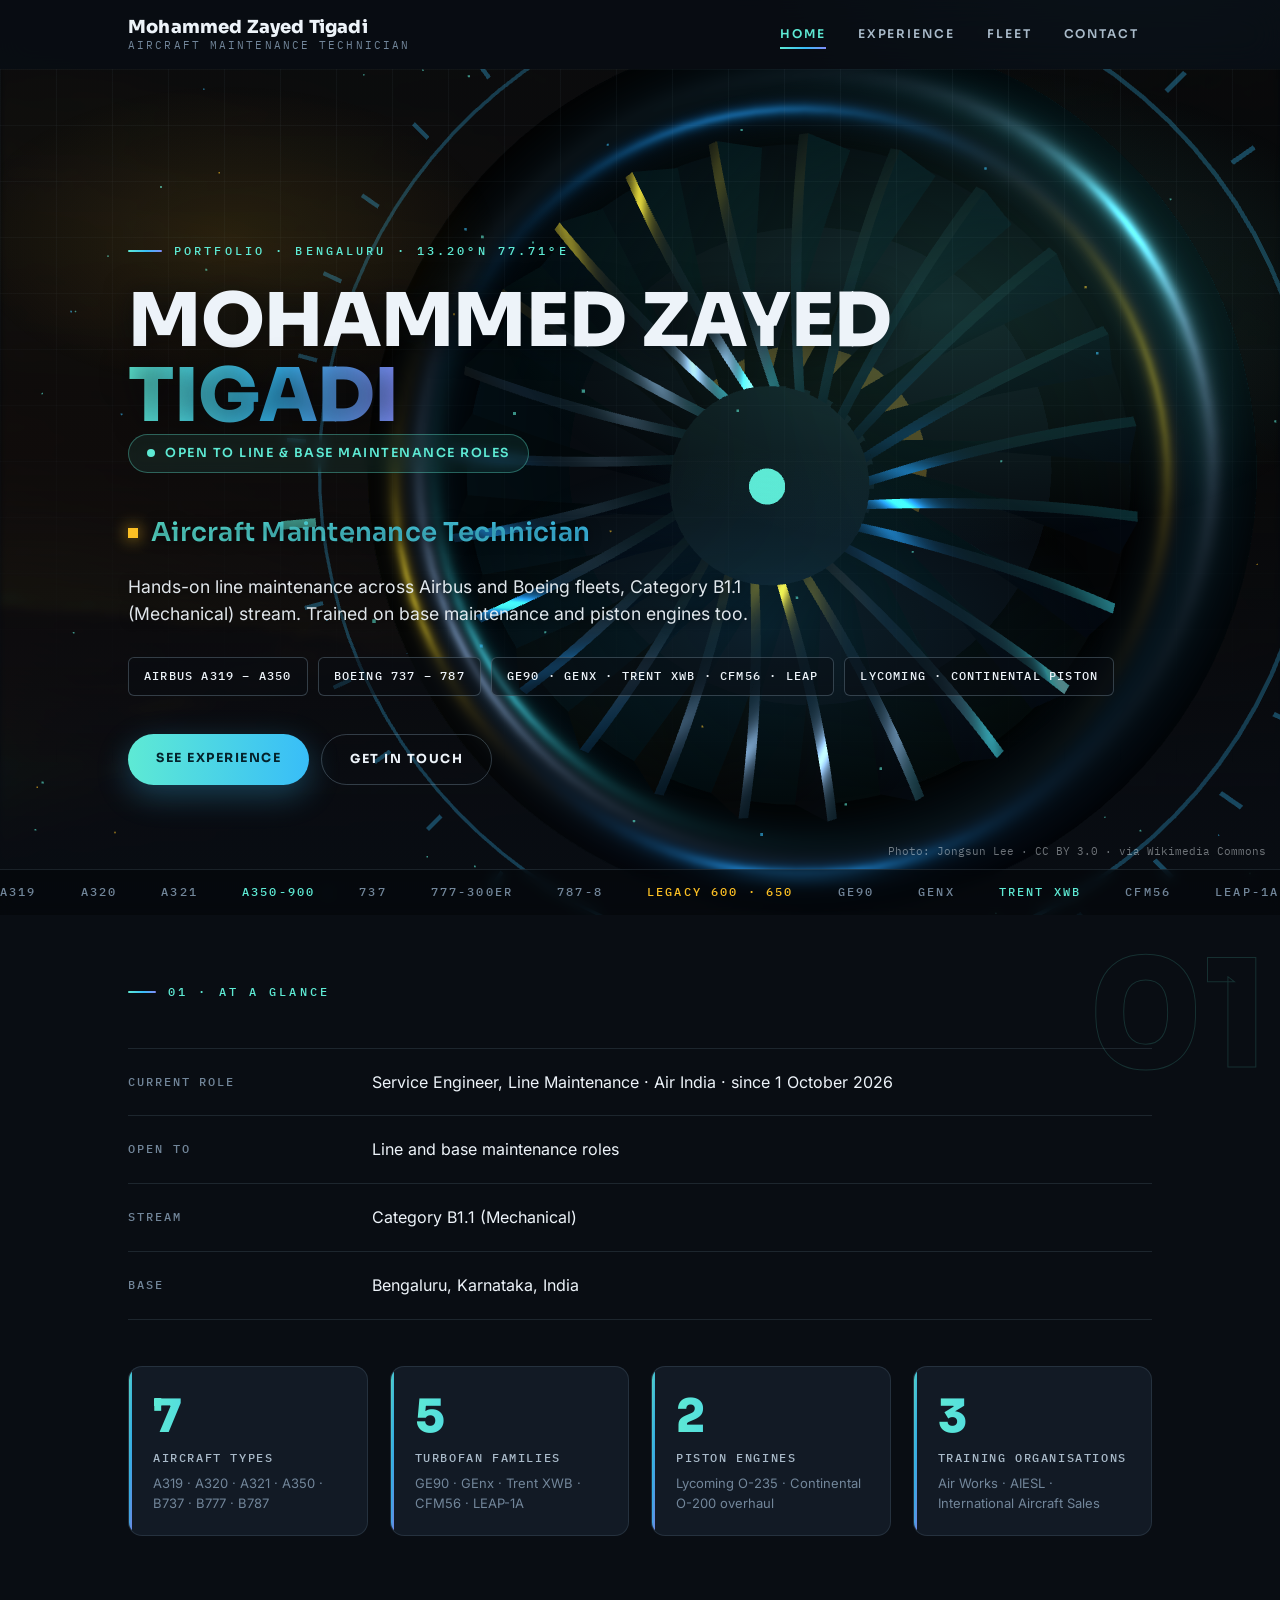
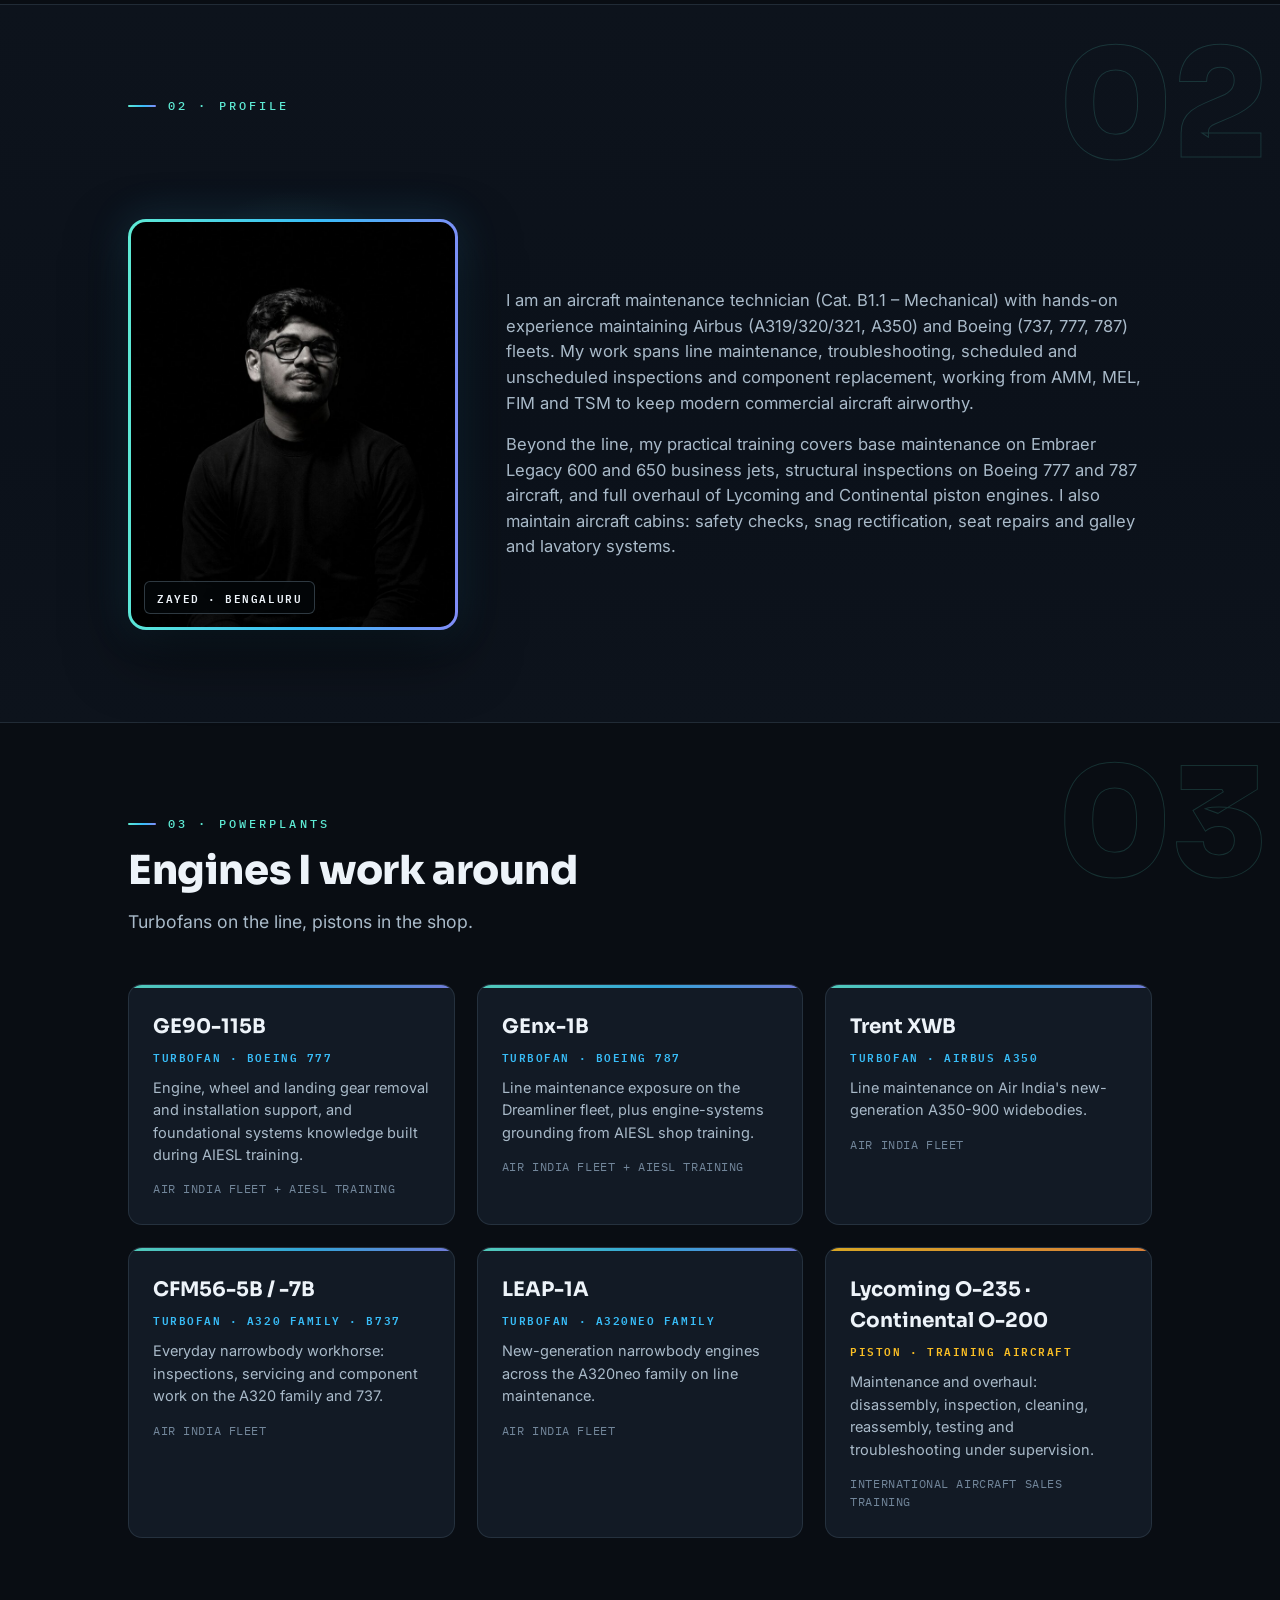
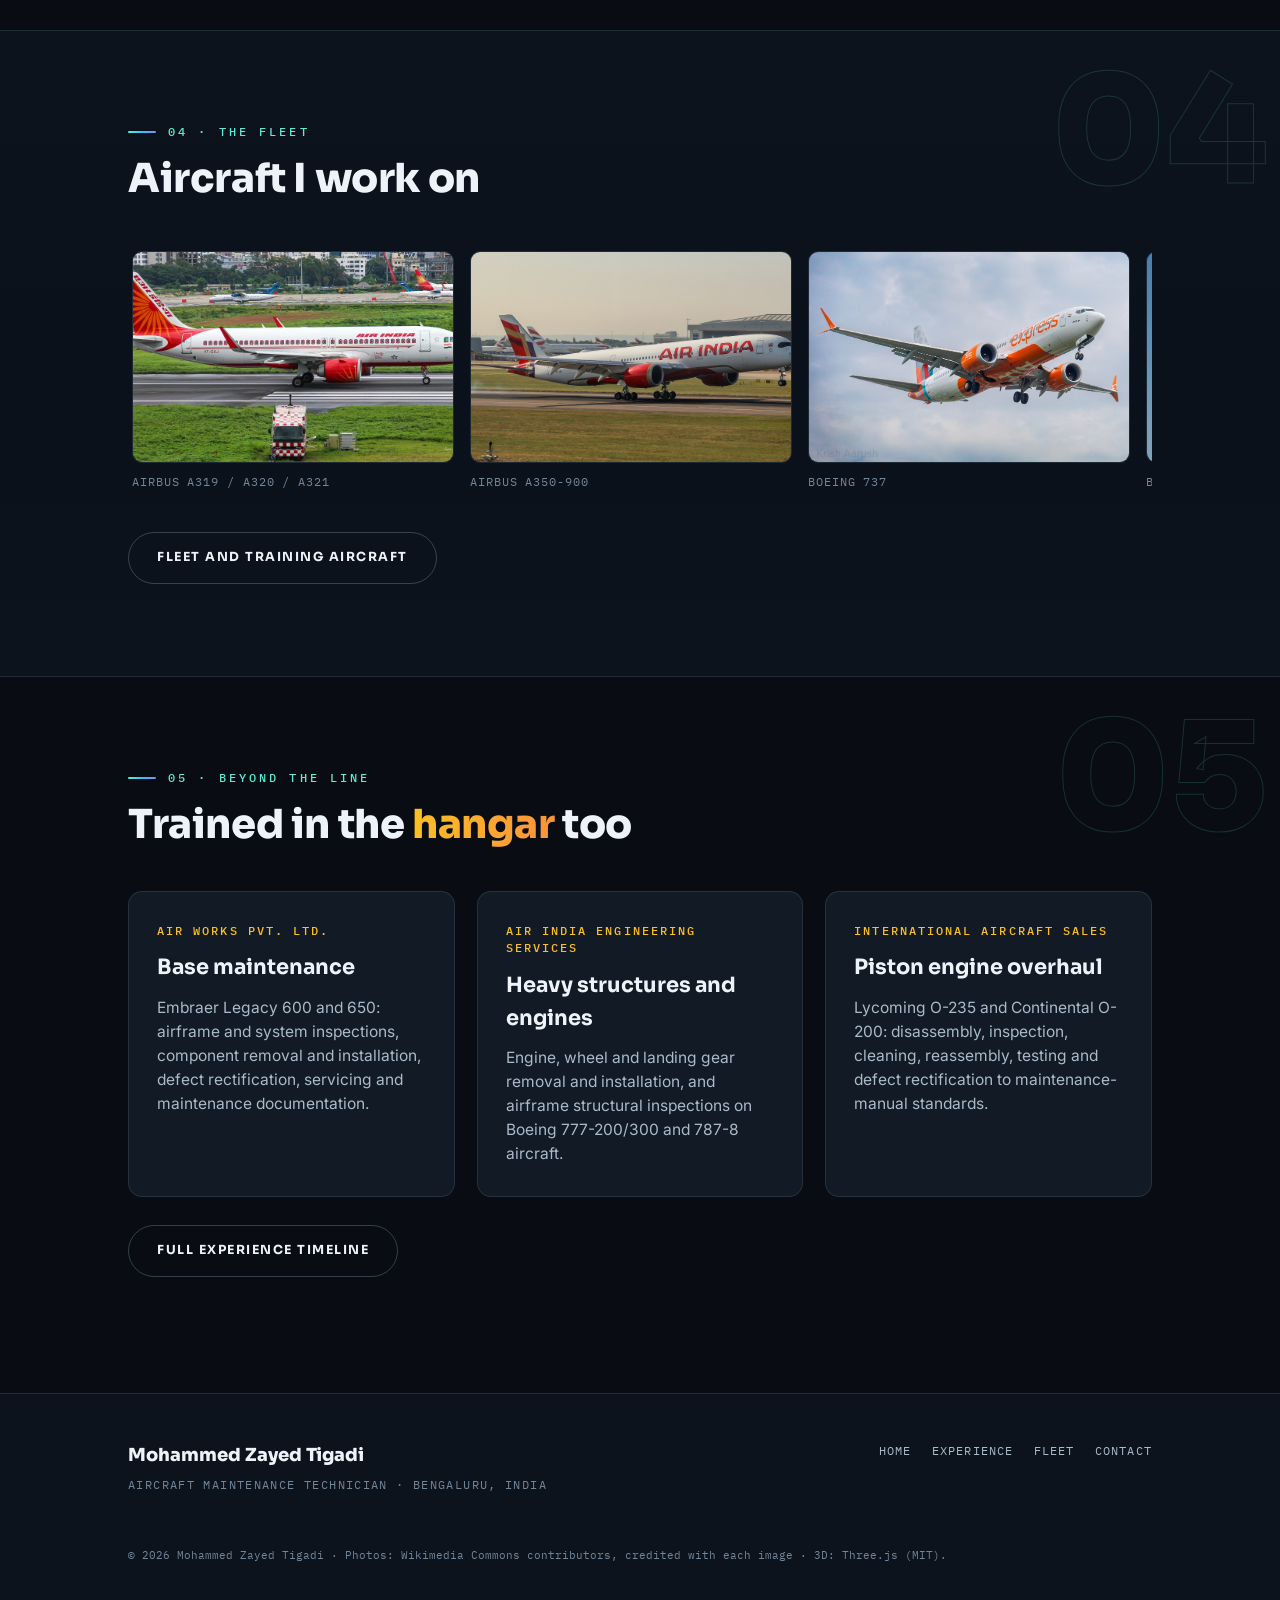
<file: index.html>
<!DOCTYPE html>
<html lang="en">
<head>
<meta charset="utf-8">
<meta name="viewport" content="width=device-width, initial-scale=1">
<title>Mohammed Zayed Tigadi · Aircraft Maintenance Technician</title>
<meta name="description" content="Portfolio of Mohammed Zayed Tigadi, Aircraft Maintenance Technician. Line maintenance on Airbus and Boeing fleets, base maintenance and piston engine training, Bengaluru. Open to line and base maintenance roles.">
<meta property="og:title" content="Mohammed Zayed Tigadi · Aircraft Maintenance Technician">
<meta property="og:description" content="Line maintenance on Airbus and Boeing fleets, Bengaluru. Open to line and base maintenance roles.">
<meta property="og:type" content="website">
<meta property="og:image" content="https://zayedtigadi.github.io/hero-sunset.jpg">
<link rel="icon" href="data:image/svg+xml,%3Csvg xmlns='http://www.w3.org/2000/svg' viewBox='0 0 64 64'%3E%3Crect width='64' height='64' rx='14' fill='%23090d13'/%3E%3Cpath d='M14 36 52 18 40 50 32 37z' fill='%235eead4'/%3E%3C/svg%3E">
<link rel="stylesheet" href="styles.css">
</head>
<body>

<nav class="nav" aria-label="Portfolio sections">
  <div class="nav-inner">
    <a class="brand" href="index.html">
      <span class="brand-name">Mohammed Zayed Tigadi</span>
      <span class="brand-sub">Aircraft Maintenance Technician</span>
    </a>
    <div class="nav-links">
      <a href="index.html" class="active">Home</a>
      <a href="experience.html">Experience</a>
      <a href="fleet.html">Fleet</a>
      <a href="contact.html">Contact</a>
    </div>
  </div>
</nav>

<header class="hero" aria-label="Introduction">
  <img class="hero-bg" src="hero-sunset.jpg" alt="Airliner landing into a deep orange sunset">
  <div class="hero-shade"></div>
  <canvas id="hero-3d" class="hero-canvas" aria-hidden="true"></canvas>
  <div class="hero-grid" aria-hidden="true"></div>
  <div class="hero-glow" aria-hidden="true"></div>
  <div class="hero-inner">
    <div class="eyebrow hero-anim">Portfolio · Bengaluru · 13.20°N 77.71°E</div>
    <h1 class="hero-name hero-anim d1">Mohammed Zayed <span class="grad-text">Tigadi</span></h1>
    <div class="status-pill hero-anim d2"><span class="status-dot"></span>Open to line &amp; base maintenance roles</div>
    <div class="hero-headline hero-anim d3 grad-text">Aircraft Maintenance Technician</div>
    <p class="hero-role hero-anim d3">Hands-on line maintenance across Airbus and Boeing fleets, Category B1.1 (Mechanical) stream. Trained on base maintenance and piston engines too.</p>
    <div class="chips hero-anim d4">
      <span class="chip">Airbus A319 – A350</span>
      <span class="chip">Boeing 737 – 787</span>
      <span class="chip">GE90 · GEnx · Trent XWB · CFM56 · LEAP</span>
      <span class="chip">Lycoming · Continental piston</span>
    </div>
    <div class="cta-row hero-anim d4">
      <a class="btn btn-primary" href="experience.html">See experience</a>
      <a class="btn btn-ghost" href="contact.html">Get in touch</a>
    </div>
  </div>
  <div class="hero-credit">Photo: Jongsun Lee · CC BY 3.0 · via Wikimedia Commons</div>
  <div class="ticker" aria-hidden="true">
    <div class="ticker-track">
      <div class="ticker-seq">
        <span>A319</span><span>A320</span><span>A321</span><span class="hl">A350-900</span><span>737</span><span>777-300ER</span><span>787-8</span><span class="warm">Legacy 600 · 650</span><span>GE90</span><span>GEnx</span><span class="hl">Trent XWB</span><span>CFM56</span><span>LEAP-1A</span><span class="warm">Lycoming O-235</span><span class="warm">Continental O-200</span><span>AMM</span><span>MEL</span><span>FIM</span><span>TSM</span>
      </div>
      <div class="ticker-seq">
        <span>A319</span><span>A320</span><span>A321</span><span class="hl">A350-900</span><span>737</span><span>777-300ER</span><span>787-8</span><span class="warm">Legacy 600 · 650</span><span>GE90</span><span>GEnx</span><span class="hl">Trent XWB</span><span>CFM56</span><span>LEAP-1A</span><span class="warm">Lycoming O-235</span><span class="warm">Continental O-200</span><span>AMM</span><span>MEL</span><span>FIM</span><span>TSM</span>
      </div>
    </div>
  </div>
</header>

<main>

<section class="section tight" aria-label="At a glance">
  <div class="ghost" aria-hidden="true">01</div>
  <div class="wrap">
    <div class="section-eyebrow reveal">01 · At a glance</div>
    <dl class="facts">
      <div class="fact reveal"><dt>Current role</dt><dd>Service Engineer, Line Maintenance · Air India · since 1 October 2026</dd></div>
      <div class="fact reveal"><dt>Open to</dt><dd>Line and base maintenance roles</dd></div>
      <div class="fact reveal"><dt>Stream</dt><dd>Category B1.1 (Mechanical)</dd></div>
      <div class="fact reveal"><dt>Base</dt><dd>Bengaluru, Karnataka, India</dd></div>
    </dl>

    <div class="stats">
      <div class="stat reveal">
        <div class="stat-num"><span data-count="7">0</span></div>
        <div class="stat-label">Aircraft types</div>
        <div class="stat-sub">A319 · A320 · A321 · A350 · B737 · B777 · B787</div>
      </div>
      <div class="stat reveal">
        <div class="stat-num"><span data-count="5">0</span></div>
        <div class="stat-label">Turbofan families</div>
        <div class="stat-sub">GE90 · GEnx · Trent XWB · CFM56 · LEAP-1A</div>
      </div>
      <div class="stat reveal">
        <div class="stat-num"><span data-count="2">0</span></div>
        <div class="stat-label">Piston engines</div>
        <div class="stat-sub">Lycoming O-235 · Continental O-200 overhaul</div>
      </div>
      <div class="stat reveal">
        <div class="stat-num"><span data-count="3">0</span></div>
        <div class="stat-label">Training organisations</div>
        <div class="stat-sub">Air Works · AIESL · International Aircraft Sales</div>
      </div>
    </div>
  </div>
</section>

<section class="section alt" aria-label="Profile">
  <div class="ghost" aria-hidden="true">02</div>
  <div class="wrap">
    <div class="section-eyebrow reveal">02 · Profile</div>
    <h2 class="title reveal">Keeping aircraft <span class="grad-text">flight-ready</span></h2>
    <div class="profile-split">
      <div class="portrait-wrap reveal">
        <div class="portrait-frame">
          <img src="portrait.jpg" alt="Mohammed Zayed Tigadi, black-and-white studio portrait">
          <div class="portrait-tag">Zayed · Bengaluru</div>
        </div>
      </div>
      <div class="prose">
        <p class="reveal">I am an aircraft maintenance technician (Cat. B1.1 – Mechanical) with hands-on experience maintaining Airbus (A319/320/321, A350) and Boeing (737, 777, 787) fleets. My work spans line maintenance, troubleshooting, scheduled and unscheduled inspections and component replacement, working from AMM, MEL, FIM and TSM to keep modern commercial aircraft airworthy.</p>
        <p class="reveal">Beyond the line, my practical training covers base maintenance on Embraer Legacy 600 and 650 business jets, structural inspections on Boeing 777 and 787 aircraft, and full overhaul of Lycoming and Continental piston engines. I also maintain aircraft cabins: safety checks, snag rectification, seat repairs and galley and lavatory systems.</p>
      </div>
    </div>
  </div>
</section>

<section class="section" aria-label="Engines">
  <div class="ghost" aria-hidden="true">03</div>
  <div class="wrap">
    <div class="section-eyebrow reveal">03 · Powerplants</div>
    <h2 class="title reveal">Engines I work around</h2>
    <p class="lede reveal">Turbofans on the line, pistons in the shop.</p>
    <div class="engine-grid">
      <div class="engine-card reveal">
        <div class="engine-name">GE90-115B</div>
        <div class="engine-type">Turbofan · Boeing 777</div>
        <p>Engine, wheel and landing gear removal and installation support, and foundational systems knowledge built during AIESL training.</p>
        <div class="engine-meta">AIR INDIA FLEET + AIESL TRAINING</div>
      </div>
      <div class="engine-card reveal">
        <div class="engine-name">GEnx-1B</div>
        <div class="engine-type">Turbofan · Boeing 787</div>
        <p>Line maintenance exposure on the Dreamliner fleet, plus engine-systems grounding from AIESL shop training.</p>
        <div class="engine-meta">AIR INDIA FLEET + AIESL TRAINING</div>
      </div>
      <div class="engine-card reveal">
        <div class="engine-name">Trent XWB</div>
        <div class="engine-type">Turbofan · Airbus A350</div>
        <p>Line maintenance on Air India's new-generation A350-900 widebodies.</p>
        <div class="engine-meta">AIR INDIA FLEET</div>
      </div>
      <div class="engine-card reveal">
        <div class="engine-name">CFM56-5B / -7B</div>
        <div class="engine-type">Turbofan · A320 family · B737</div>
        <p>Everyday narrowbody workhorse: inspections, servicing and component work on the A320 family and 737.</p>
        <div class="engine-meta">AIR INDIA FLEET</div>
      </div>
      <div class="engine-card reveal">
        <div class="engine-name">LEAP-1A</div>
        <div class="engine-type">Turbofan · A320neo family</div>
        <p>New-generation narrowbody engines across the A320neo family on line maintenance.</p>
        <div class="engine-meta">AIR INDIA FLEET</div>
      </div>
      <div class="engine-card piston reveal">
        <div class="engine-name">Lycoming O-235 · Continental O-200</div>
        <div class="engine-type">Piston · training aircraft</div>
        <p>Maintenance and overhaul: disassembly, inspection, cleaning, reassembly, testing and troubleshooting under supervision.</p>
        <div class="engine-meta">INTERNATIONAL AIRCRAFT SALES TRAINING</div>
      </div>
    </div>
  </div>
</section>

<section class="section alt" aria-label="The fleet">
  <div class="ghost" aria-hidden="true">04</div>
  <div class="wrap">
    <div class="section-eyebrow reveal">04 · The fleet</div>
    <h2 class="title reveal">Aircraft I work on</h2>
    <div class="strip reveal">
      <figure><div class="imgwrap"><img src="a320neo.jpg" alt="Airbus A320neo taxiing"></div><figcaption>Airbus A319 / A320 / A321</figcaption></figure>
      <figure><div class="imgwrap"><img src="hero-a350.jpg" alt="Airbus A350-900 on stand at London Heathrow"></div><figcaption>Airbus A350-900</figcaption></figure>
      <figure><div class="imgwrap"><img src="b737max.jpg" alt="Boeing 737 MAX 8 climbing after takeoff"></div><figcaption>Boeing 737</figcaption></figure>
      <figure><div class="imgwrap"><img src="b777.jpg" alt="Boeing 777-300ER on approach"></div><figcaption>Boeing 777-300ER</figcaption></figure>
      <figure><div class="imgwrap"><img src="b787.jpg" alt="Boeing 787-8 Dreamliner at the gate"></div><figcaption>Boeing 787-8 Dreamliner</figcaption></figure>
    </div>
    <div class="cta-row" style="margin-top:24px">
      <a class="btn btn-outline" href="fleet.html">Fleet and training aircraft</a>
    </div>
  </div>
</section>

<section class="section" aria-label="Practical training">
  <div class="ghost" aria-hidden="true">05</div>
  <div class="wrap">
    <div class="section-eyebrow reveal">05 · Beyond the line</div>
    <h2 class="title reveal">Trained in the <span class="grad-text-warm">hangar</span> too</h2>
    <div class="card-grid" style="margin-top:44px">
      <div class="card reveal">
        <div class="card-kicker">Air Works Pvt. Ltd.</div>
        <h3>Base maintenance</h3>
        <p>Embraer Legacy 600 and 650: airframe and system inspections, component removal and installation, defect rectification, servicing and maintenance documentation.</p>
      </div>
      <div class="card reveal">
        <div class="card-kicker">Air India Engineering Services</div>
        <h3>Heavy structures and engines</h3>
        <p>Engine, wheel and landing gear removal and installation, and airframe structural inspections on Boeing 777-200/300 and 787-8 aircraft.</p>
      </div>
      <div class="card reveal">
        <div class="card-kicker">International Aircraft Sales</div>
        <h3>Piston engine overhaul</h3>
        <p>Lycoming O-235 and Continental O-200: disassembly, inspection, cleaning, reassembly, testing and defect rectification to maintenance-manual standards.</p>
      </div>
    </div>
    <div class="cta-row" style="margin-top:28px">
      <a class="btn btn-outline" href="experience.html">Full experience timeline</a>
    </div>
  </div>
</section>

</main>

<footer class="footer">
  <div class="wrap footer-inner">
    <div>
      <div class="f-name">Mohammed Zayed Tigadi</div>
      <div class="f-sub">Aircraft Maintenance Technician · Bengaluru, India</div>
    </div>
    <div class="footer-links">
      <a href="index.html">Home</a>
      <a href="experience.html">Experience</a>
      <a href="fleet.html">Fleet</a>
      <a href="contact.html">Contact</a>
    </div>
    <div class="f-credit">© 2026 Mohammed Zayed Tigadi · Photos: Wikimedia Commons contributors, credited with each image · 3D: Three.js (MIT).</div>
  </div>
</footer>

<script src="main.js"></script>
<script type="module" src="engine3d.js"></script>
</body>
</html>
</file>
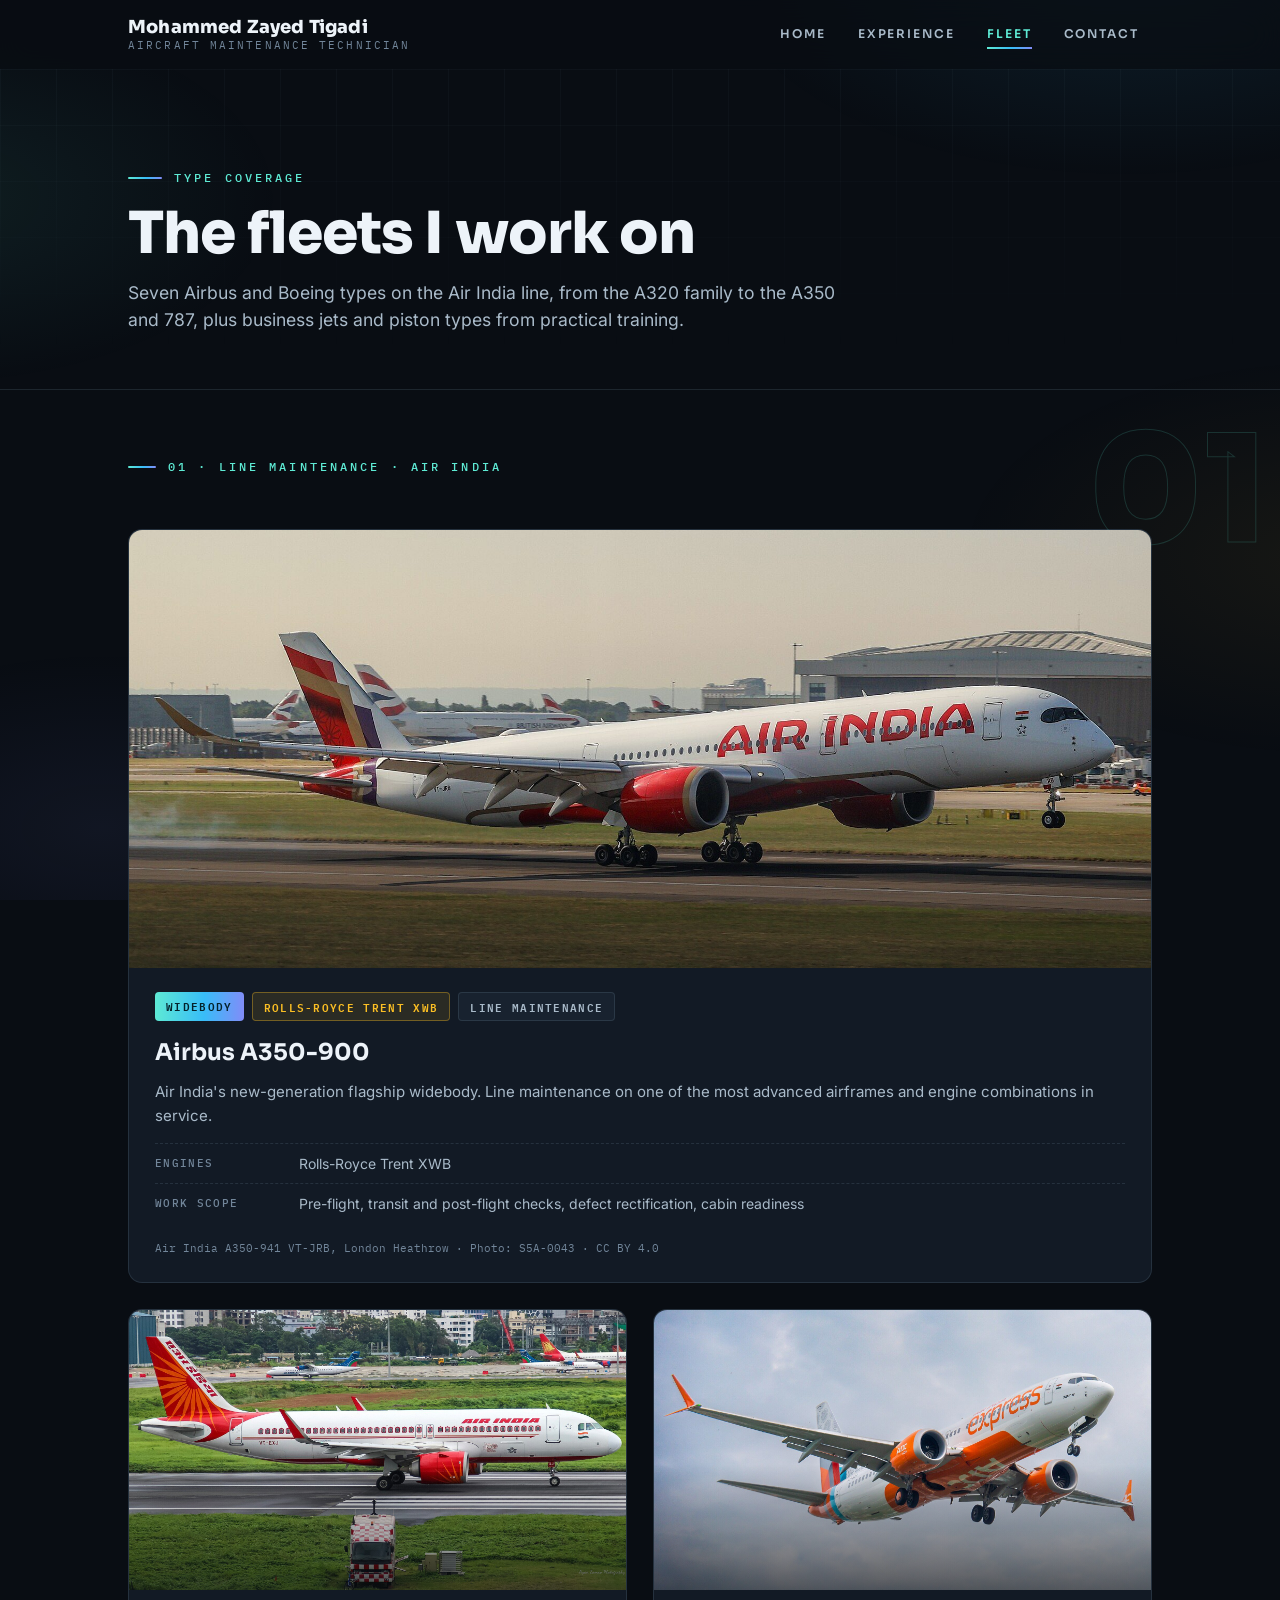
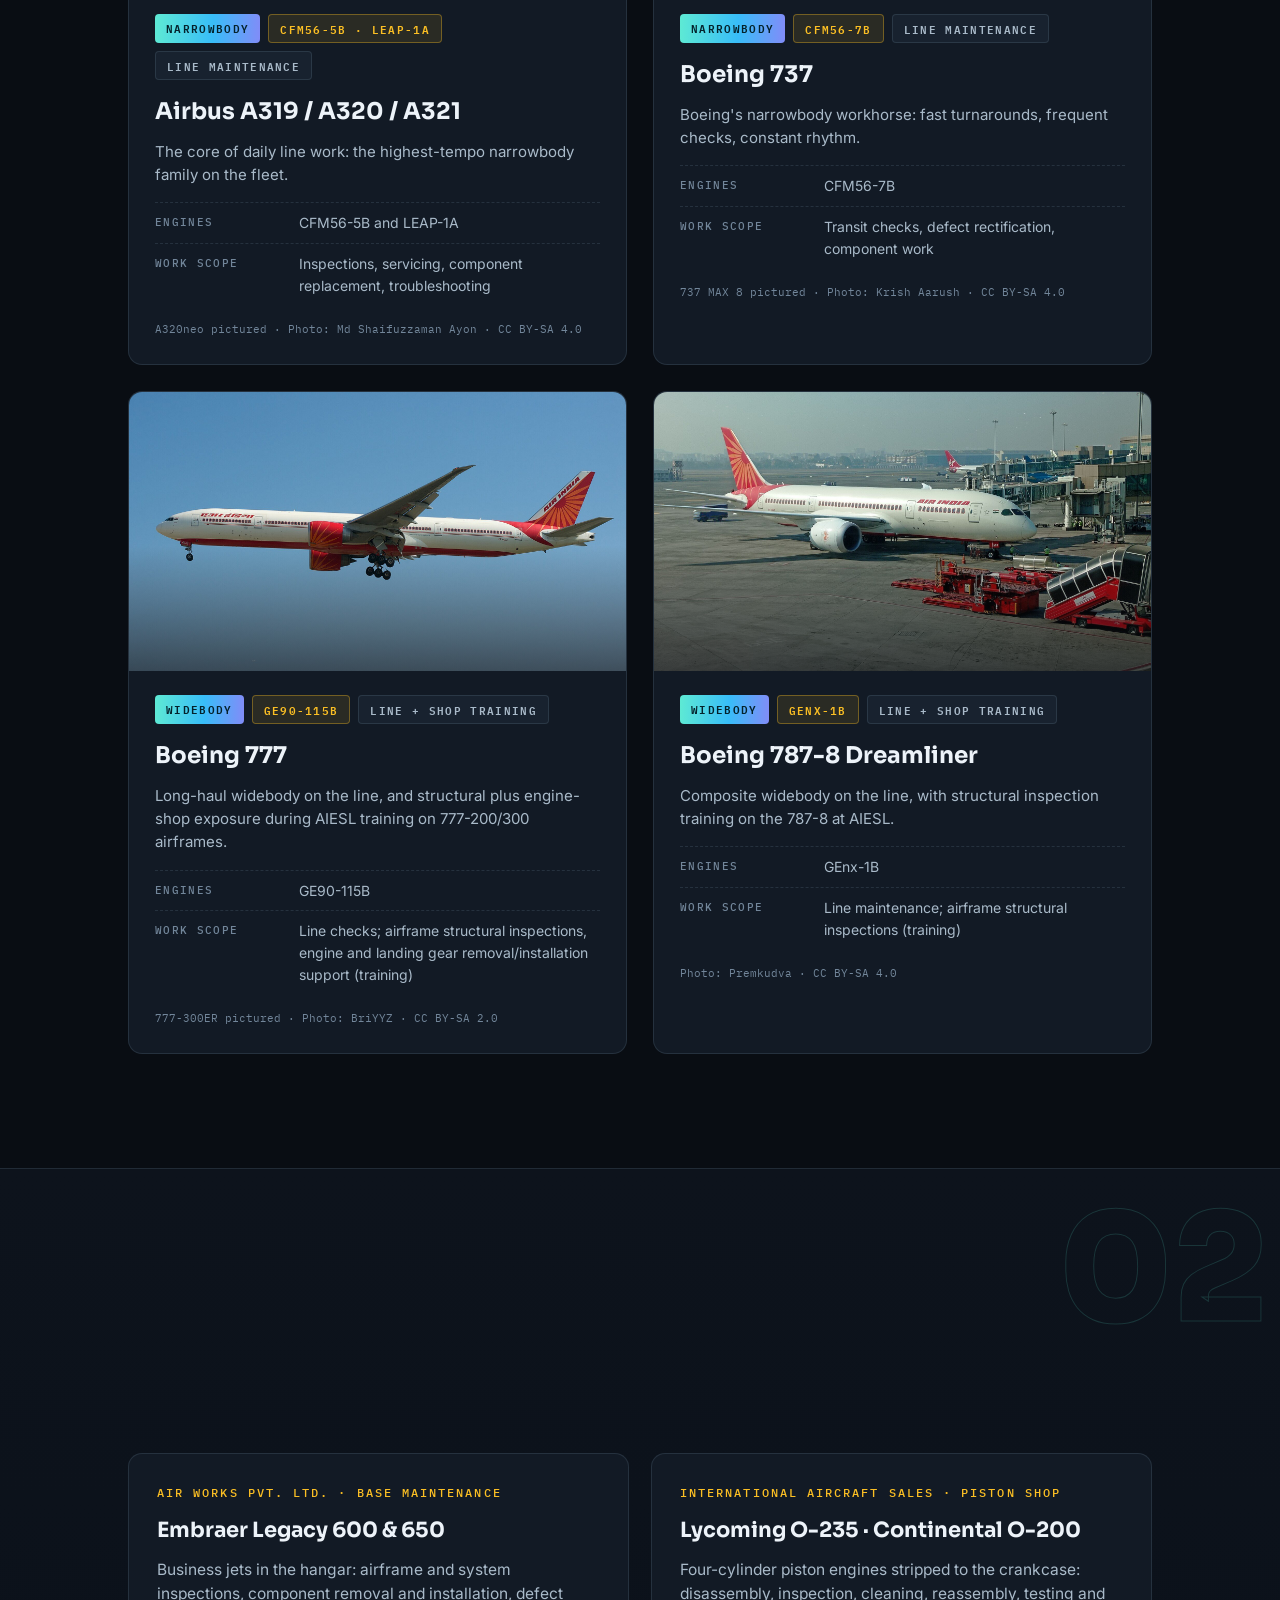
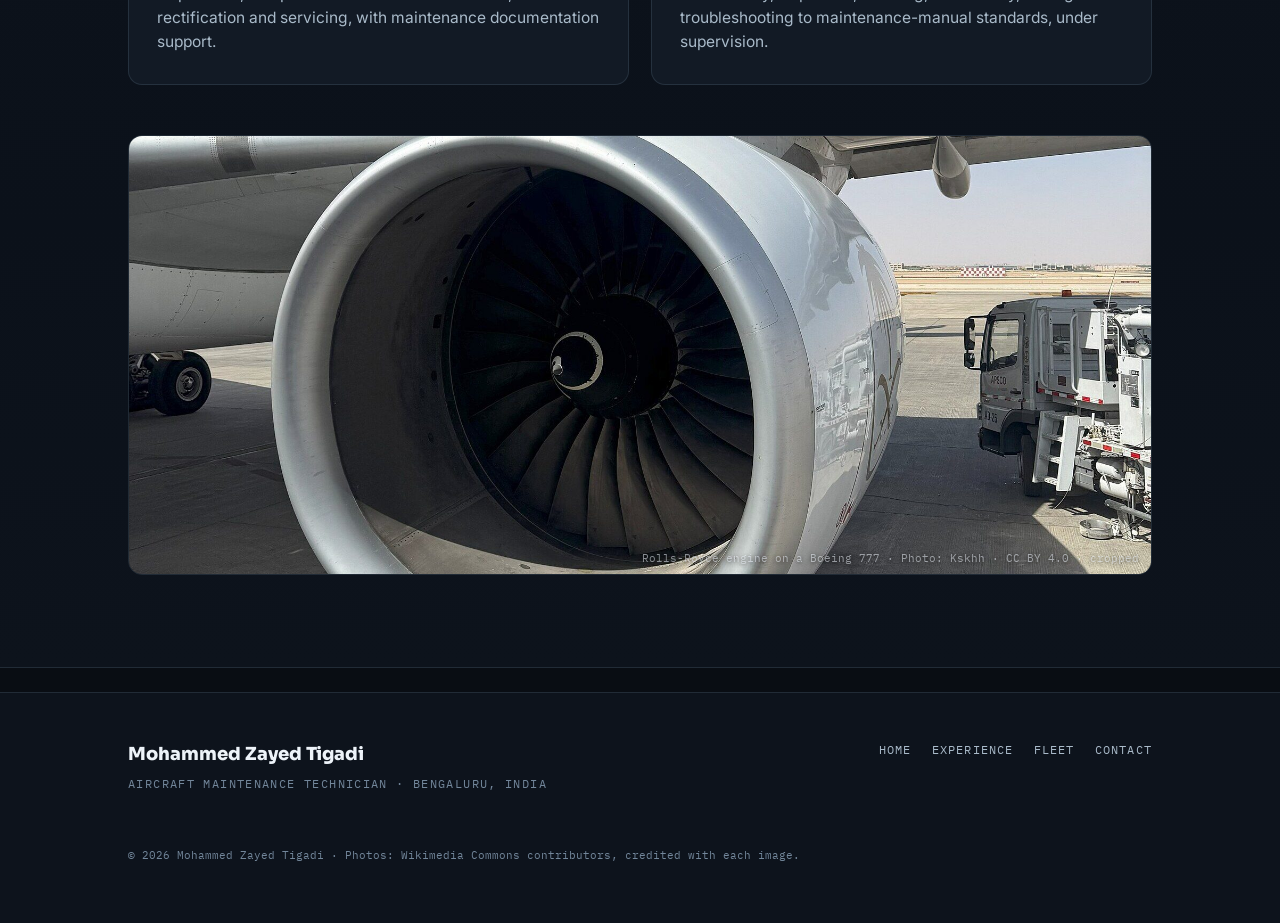
<file: 18-fleet.html>
<!DOCTYPE html>
<html lang="en">
<head>
<meta charset="utf-8">
<meta name="viewport" content="width=device-width, initial-scale=1">
<title>Fleet · Mohammed Zayed Tigadi</title>
<meta name="description" content="Aircraft Mohammed Zayed Tigadi maintains on the line - Airbus A319/320/321 and A350, Boeing 737, 777-300ER and 787-8 - plus training aircraft: Embraer Legacy 600/650 and piston types.">
<link rel="icon" href="data:image/svg+xml,%3Csvg xmlns='http://www.w3.org/2000/svg' viewBox='0 0 64 64'%3E%3Crect width='64' height='64' rx='14' fill='%23090d13'/%3E%3Cpath d='M14 36 52 18 40 50 32 37z' fill='%235eead4'/%3E%3C/svg%3E">
<link rel="stylesheet" href="styles.css">
</head>
<body>

<nav class="nav" aria-label="Portfolio sections">
  <div class="nav-inner">
    <a class="brand" href="index.html">
      <span class="brand-name">Mohammed Zayed Tigadi</span>
      <span class="brand-sub">Aircraft Maintenance Technician</span>
    </a>
    <div class="nav-links">
      <a href="index.html">Home</a>
      <a href="experience.html">Experience</a>
      <a href="fleet.html" class="active">Fleet</a>
      <a href="contact.html">Contact</a>
    </div>
  </div>
</nav>

<header class="page-head" aria-label="Fleet">
  <div class="ph-grid" aria-hidden="true"></div>
  <div class="wrap" style="position:relative">
    <div class="eyebrow">Type coverage</div>
    <h1>The fleets I work on</h1>
    <p class="lede">Seven Airbus and Boeing types on the Air India line, from the A320 family to the A350 and 787, plus business jets and piston types from practical training.</p>
  </div>
</header>

<main>

<section class="section tight" aria-label="Line fleet">
  <div class="ghost" aria-hidden="true">01</div>
  <div class="wrap">
    <div class="section-eyebrow reveal">01 · Line maintenance · Air India</div>
    <div class="fleet-grid">
      <figure class="fleet-card feature reveal">
        <div class="imgwrap"><img src="hero-a350.jpg" alt="Airbus A350-900 on stand at London Heathrow"></div>
        <figcaption class="fleet-body">
          <div class="fleet-tags"><span class="fam">Widebody</span><span class="eng">Rolls-Royce Trent XWB</span><span class="scope">Line maintenance</span></div>
          <h3>Airbus A350-900</h3>
          <p>Air India's new-generation flagship widebody. Line maintenance on one of the most advanced airframes and engine combinations in service.</p>
          <ul class="fleet-specs">
            <li><span class="sk">Engines</span><span>Rolls-Royce Trent XWB</span></li>
            <li><span class="sk">Work scope</span><span>Pre-flight, transit and post-flight checks, defect rectification, cabin readiness</span></li>
          </ul>
          <div class="fleet-credit">Air India A350-941 VT-JRB, London Heathrow · Photo: S5A-0043 · CC BY 4.0</div>
        </figcaption>
      </figure>
      <figure class="fleet-card reveal">
        <div class="imgwrap"><img src="a320neo.jpg" alt="Airbus A320neo taxiing"></div>
        <figcaption class="fleet-body">
          <div class="fleet-tags"><span class="fam">Narrowbody</span><span class="eng">CFM56-5B · LEAP-1A</span><span class="scope">Line maintenance</span></div>
          <h3>Airbus A319 / A320 / A321</h3>
          <p>The core of daily line work: the highest-tempo narrowbody family on the fleet.</p>
          <ul class="fleet-specs">
            <li><span class="sk">Engines</span><span>CFM56-5B and LEAP-1A</span></li>
            <li><span class="sk">Work scope</span><span>Inspections, servicing, component replacement, troubleshooting</span></li>
          </ul>
          <div class="fleet-credit">A320neo pictured · Photo: Md Shaifuzzaman Ayon · CC BY-SA 4.0</div>
        </figcaption>
      </figure>
      <figure class="fleet-card reveal">
        <div class="imgwrap"><img src="b737max.jpg" alt="Boeing 737 MAX 8 climbing after takeoff"></div>
        <figcaption class="fleet-body">
          <div class="fleet-tags"><span class="fam">Narrowbody</span><span class="eng">CFM56-7B</span><span class="scope">Line maintenance</span></div>
          <h3>Boeing 737</h3>
          <p>Boeing's narrowbody workhorse: fast turnarounds, frequent checks, constant rhythm.</p>
          <ul class="fleet-specs">
            <li><span class="sk">Engines</span><span>CFM56-7B</span></li>
            <li><span class="sk">Work scope</span><span>Transit checks, defect rectification, component work</span></li>
          </ul>
          <div class="fleet-credit">737 MAX 8 pictured · Photo: Krish Aarush · CC BY-SA 4.0</div>
        </figcaption>
      </figure>
      <figure class="fleet-card reveal">
        <div class="imgwrap"><img src="b777.jpg" alt="Boeing 777-300ER on approach"></div>
        <figcaption class="fleet-body">
          <div class="fleet-tags"><span class="fam">Widebody</span><span class="eng">GE90-115B</span><span class="scope">Line + shop training</span></div>
          <h3>Boeing 777</h3>
          <p>Long-haul widebody on the line, and structural plus engine-shop exposure during AIESL training on 777-200/300 airframes.</p>
          <ul class="fleet-specs">
            <li><span class="sk">Engines</span><span>GE90-115B</span></li>
            <li><span class="sk">Work scope</span><span>Line checks; airframe structural inspections, engine and landing gear removal/installation support (training)</span></li>
          </ul>
          <div class="fleet-credit">777-300ER pictured · Photo: BriYYZ · CC BY-SA 2.0</div>
        </figcaption>
      </figure>
      <figure class="fleet-card reveal">
        <div class="imgwrap"><img src="b787.jpg" alt="Boeing 787-8 Dreamliner at the gate"></div>
        <figcaption class="fleet-body">
          <div class="fleet-tags"><span class="fam">Widebody</span><span class="eng">GEnx-1B</span><span class="scope">Line + shop training</span></div>
          <h3>Boeing 787-8 Dreamliner</h3>
          <p>Composite widebody on the line, with structural inspection training on the 787-8 at AIESL.</p>
          <ul class="fleet-specs">
            <li><span class="sk">Engines</span><span>GEnx-1B</span></li>
            <li><span class="sk">Work scope</span><span>Line maintenance; airframe structural inspections (training)</span></li>
          </ul>
          <div class="fleet-credit">Photo: Premkudva · CC BY-SA 4.0</div>
        </figcaption>
      </figure>
    </div>
    <p class="f-credit reveal">Aircraft pictured are Air India group fleet types. Photos: Wikimedia Commons contributors, credited with each image.</p>
  </div>
</section>

<section class="section alt" aria-label="Training aircraft">
  <div class="ghost" aria-hidden="true">02</div>
  <div class="wrap">
    <div class="section-eyebrow reveal">02 · Practical training aircraft</div>
    <h2 class="title reveal">Off the line: <span class="grad-text-warm">base maintenance and pistons</span></h2>
    <p class="lede reveal">Practical training added business-jet base maintenance and piston-engine overhaul to the line-maintenance core.</p>
    <div class="card-grid two" style="margin-top:44px">
      <div class="card reveal">
        <div class="card-kicker">Air Works Pvt. Ltd. · Base maintenance</div>
        <h3>Embraer Legacy 600 &amp; 650</h3>
        <p>Business jets in the hangar: airframe and system inspections, component removal and installation, defect rectification and servicing, with maintenance documentation support.</p>
      </div>
      <div class="card reveal">
        <div class="card-kicker">International Aircraft Sales · Piston shop</div>
        <h3>Lycoming O-235 · Continental O-200</h3>
        <p>Four-cylinder piston engines stripped to the crankcase: disassembly, inspection, cleaning, reassembly, testing and troubleshooting to maintenance-manual standards, under supervision.</p>
      </div>
    </div>
    <div class="banner reveal">
      <img src="engine-777.jpg" alt="Close-up of a large turbofan engine intake">
      <div class="banner-credit">Rolls-Royce engine on a Boeing 777 · Photo: Kskhh · CC BY 4.0 · cropped</div>
    </div>
  </div>
</section>

</main>

<footer class="footer">
  <div class="wrap footer-inner">
    <div>
      <div class="f-name">Mohammed Zayed Tigadi</div>
      <div class="f-sub">Aircraft Maintenance Technician · Bengaluru, India</div>
    </div>
    <div class="footer-links">
      <a href="index.html">Home</a>
      <a href="experience.html">Experience</a>
      <a href="fleet.html">Fleet</a>
      <a href="contact.html">Contact</a>
    </div>
    <div class="f-credit">© 2026 Mohammed Zayed Tigadi · Photos: Wikimedia Commons contributors, credited with each image.</div>
  </div>
</footer>

<script src="main.js"></script>
</body>
</html>
</file>
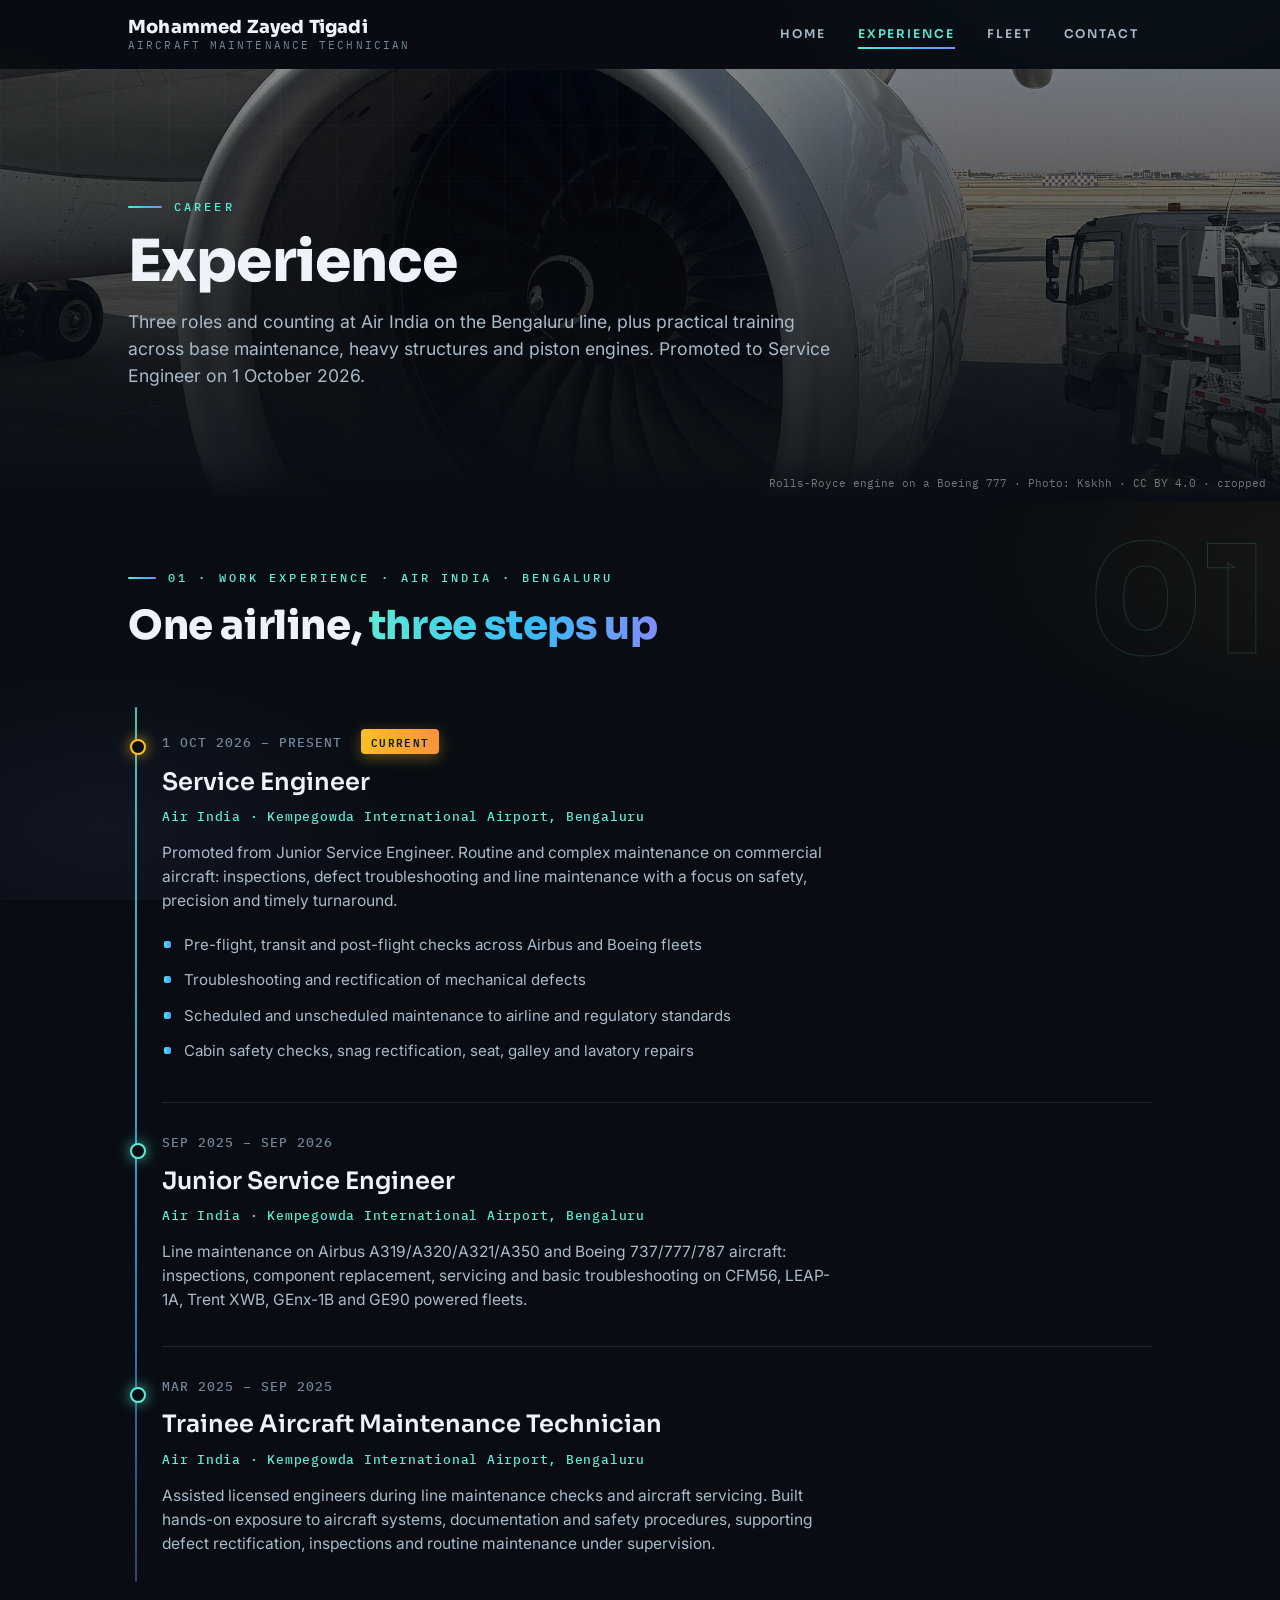
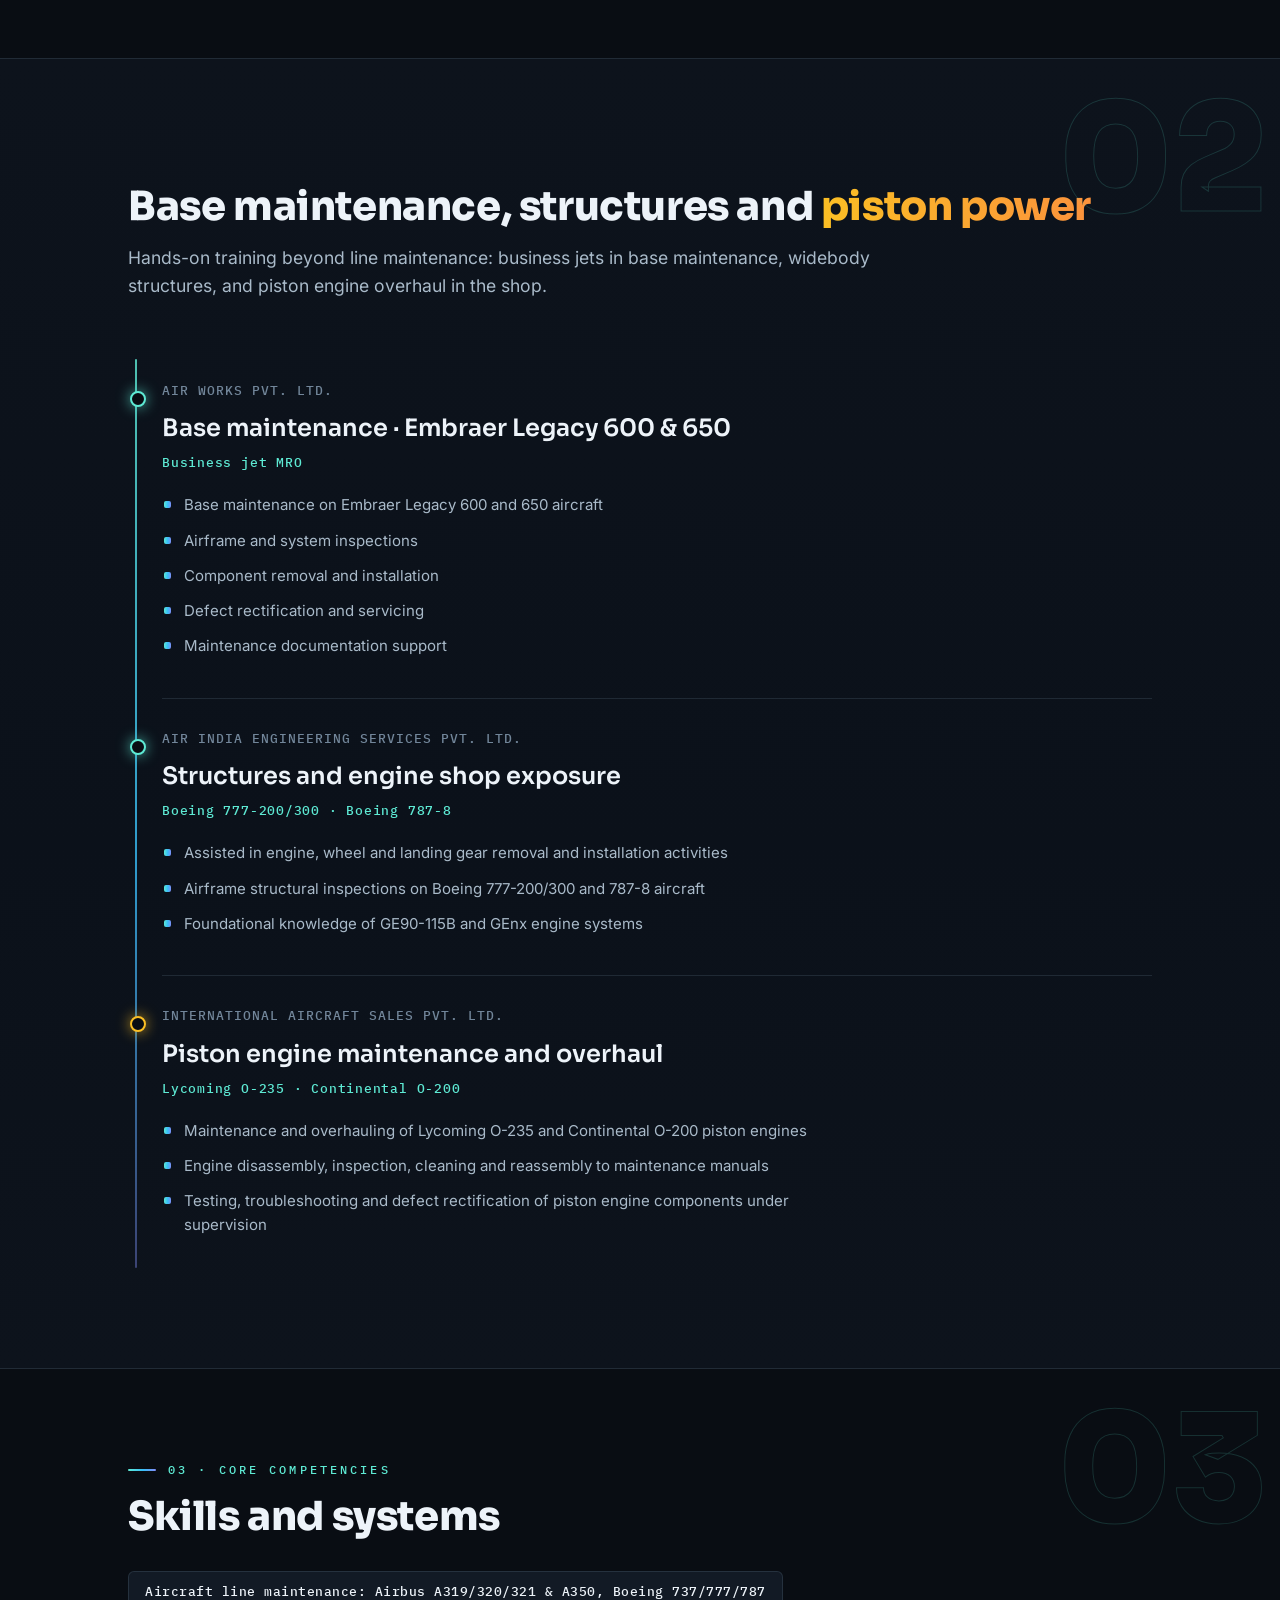
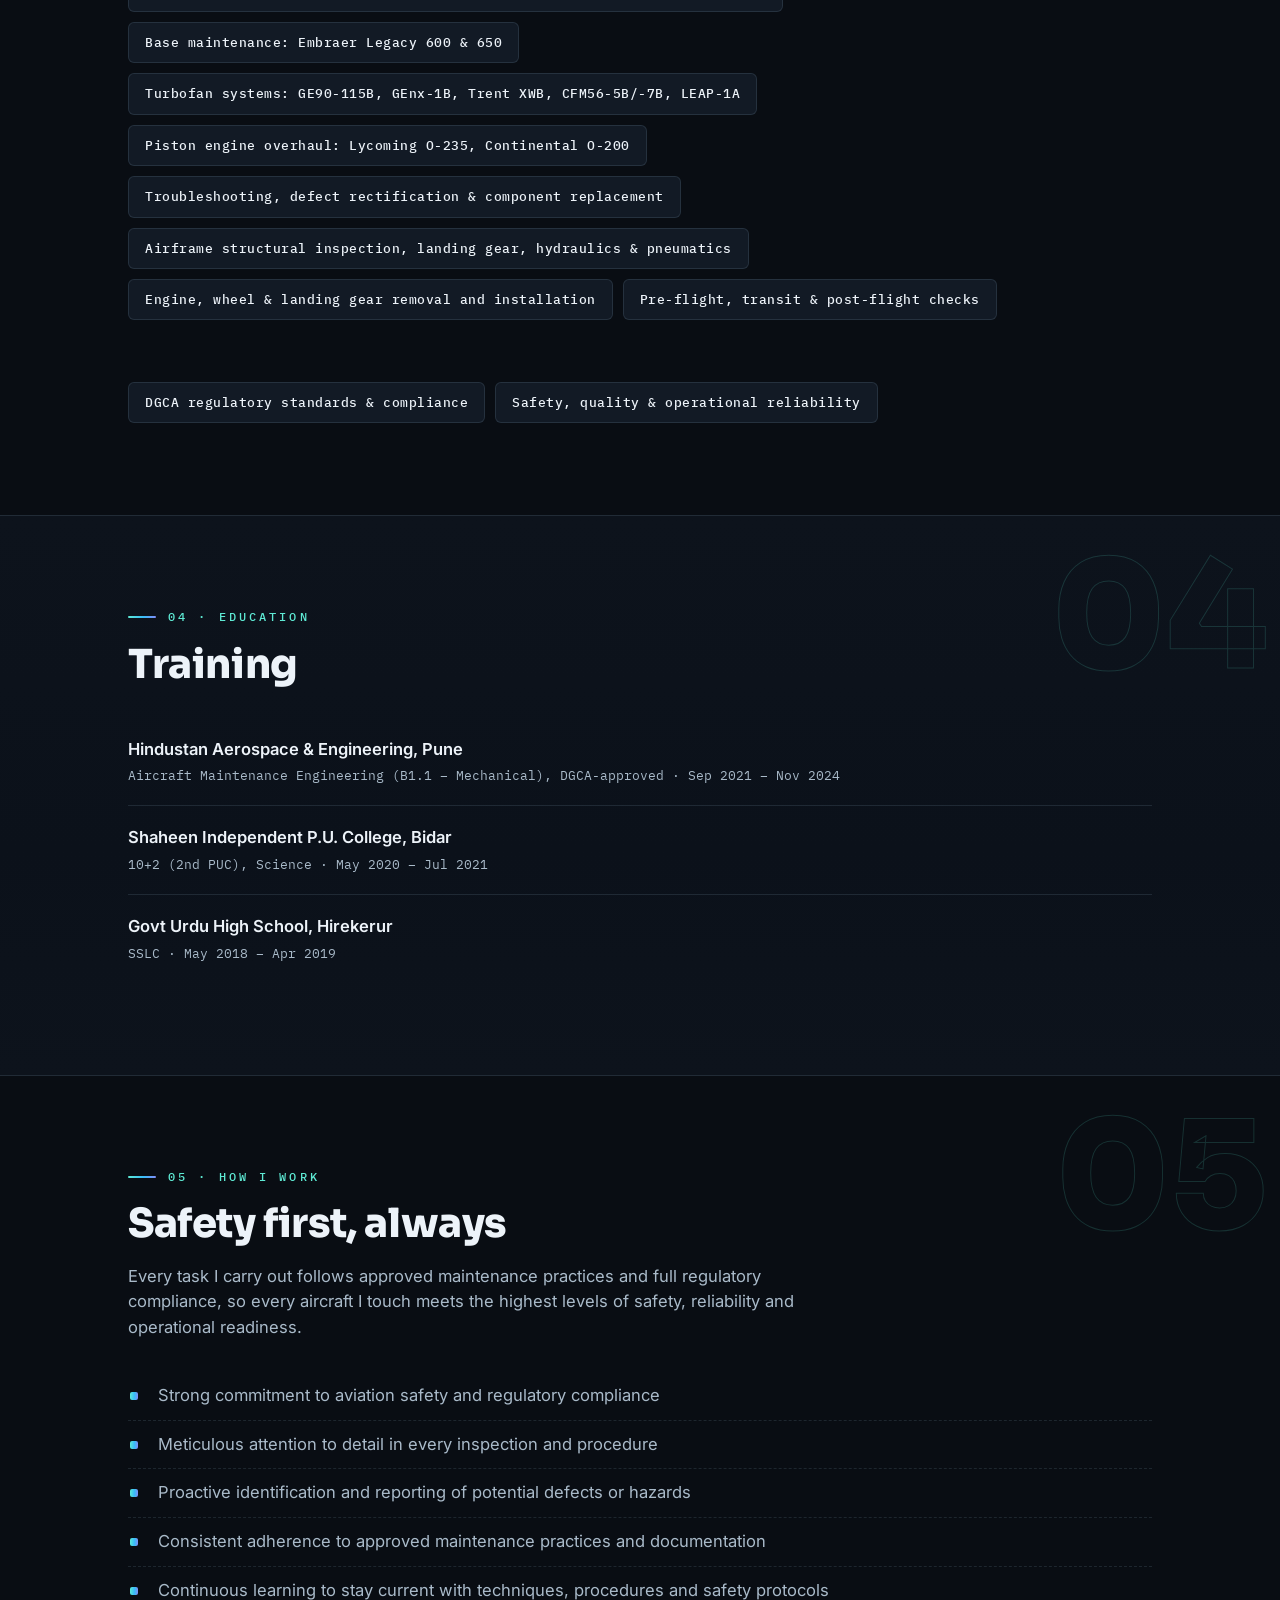
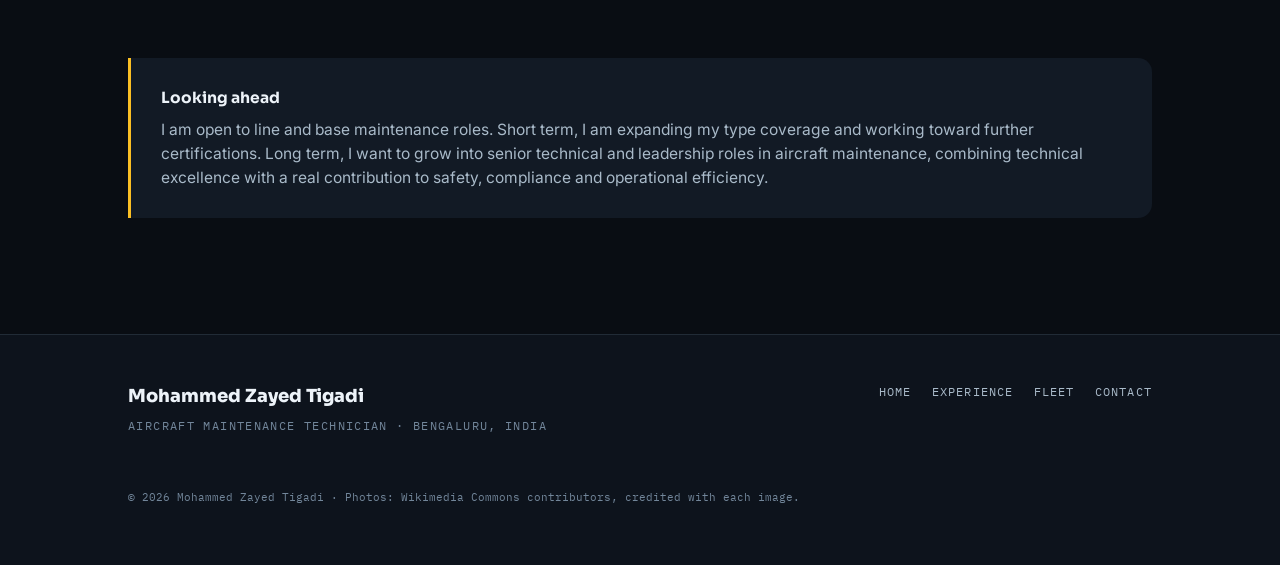
<file: 19-experience.html>
<!DOCTYPE html>
<html lang="en">
<head>
<meta charset="utf-8">
<meta name="viewport" content="width=device-width, initial-scale=1">
<title>Experience · Mohammed Zayed Tigadi</title>
<meta name="description" content="Experience of Mohammed Zayed Tigadi, Aircraft Maintenance Technician: Service Engineer, Junior Service Engineer and Trainee Technician at Air India, plus practical training at Air Works, AIESL and International Aircraft Sales.">
<link rel="icon" href="data:image/svg+xml,%3Csvg xmlns='http://www.w3.org/2000/svg' viewBox='0 0 64 64'%3E%3Crect width='64' height='64' rx='14' fill='%23090d13'/%3E%3Cpath d='M14 36 52 18 40 50 32 37z' fill='%235eead4'/%3E%3C/svg%3E">
<link rel="stylesheet" href="styles.css">
</head>
<body>

<nav class="nav" aria-label="Portfolio sections">
  <div class="nav-inner">
    <a class="brand" href="index.html">
      <span class="brand-name">Mohammed Zayed Tigadi</span>
      <span class="brand-sub">Aircraft Maintenance Technician</span>
    </a>
    <div class="nav-links">
      <a href="index.html">Home</a>
      <a href="experience.html" class="active">Experience</a>
      <a href="fleet.html">Fleet</a>
      <a href="contact.html">Contact</a>
    </div>
  </div>
</nav>

<header class="page-head has-img" aria-label="Experience">
  <img class="ph-bg" src="engine-777.jpg" alt="Close-up of a Rolls-Royce engine intake on a Boeing 777">
  <div class="ph-shade"></div>
  <div class="ph-grid" aria-hidden="true"></div>
  <div class="wrap ph-inner" style="padding-bottom:56px">
    <div class="eyebrow">Career</div>
    <h1>Experience</h1>
    <p class="lede">Three roles and counting at Air India on the Bengaluru line, plus practical training across base maintenance, heavy structures and piston engines. Promoted to Service Engineer on 1 October 2026.</p>
  </div>
  <div class="ph-credit">Rolls-Royce engine on a Boeing 777 · Photo: Kskhh · CC BY 4.0 · cropped</div>
</header>

<main>

<section class="section tight" aria-label="Air India roles">
  <div class="ghost" aria-hidden="true">01</div>
  <div class="wrap">
    <div class="section-eyebrow reveal">01 · Work experience · Air India · Bengaluru</div>
    <h2 class="title reveal">One airline, <span class="grad-text">three steps up</span></h2>
    <div class="timeline">
      <div class="tl-item warm reveal">
        <div class="tl-when">1 Oct 2026 – present <span class="current">Current</span></div>
        <div class="tl-body">
          <div class="tl-role">
            <h3>Service Engineer</h3>
            <div class="tl-org">Air India · Kempegowda International Airport, Bengaluru</div>
          </div>
          <p>Promoted from Junior Service Engineer. Routine and complex maintenance on commercial aircraft: inspections, defect troubleshooting and line maintenance with a focus on safety, precision and timely turnaround.</p>
          <ul class="tl-points">
            <li>Pre-flight, transit and post-flight checks across Airbus and Boeing fleets</li>
            <li>Troubleshooting and rectification of mechanical defects</li>
            <li>Scheduled and unscheduled maintenance to airline and regulatory standards</li>
            <li>Cabin safety checks, snag rectification, seat, galley and lavatory repairs</li>
          </ul>
        </div>
      </div>
      <div class="tl-item reveal">
        <div class="tl-when">Sep 2025 – Sep 2026</div>
        <div class="tl-body">
          <div class="tl-role">
            <h3>Junior Service Engineer</h3>
            <div class="tl-org">Air India · Kempegowda International Airport, Bengaluru</div>
          </div>
          <p>Line maintenance on Airbus A319/A320/A321/A350 and Boeing 737/777/787 aircraft: inspections, component replacement, servicing and basic troubleshooting on CFM56, LEAP-1A, Trent XWB, GEnx-1B and GE90 powered fleets.</p>
        </div>
      </div>
      <div class="tl-item reveal">
        <div class="tl-when">Mar 2025 – Sep 2025</div>
        <div class="tl-body">
          <div class="tl-role">
            <h3>Trainee Aircraft Maintenance Technician</h3>
            <div class="tl-org">Air India · Kempegowda International Airport, Bengaluru</div>
          </div>
          <p>Assisted licensed engineers during line maintenance checks and aircraft servicing. Built hands-on exposure to aircraft systems, documentation and safety procedures, supporting defect rectification, inspections and routine maintenance under supervision.</p>
        </div>
      </div>
    </div>
  </div>
</section>

<section class="section alt" aria-label="Practical training">
  <div class="ghost" aria-hidden="true">02</div>
  <div class="wrap">
    <div class="section-eyebrow reveal">02 · Practical training</div>
    <h2 class="title reveal">Base maintenance, structures and <span class="grad-text-warm">piston power</span></h2>
    <p class="lede reveal">Hands-on training beyond line maintenance: business jets in base maintenance, widebody structures, and piston engine overhaul in the shop.</p>
    <div class="timeline">
      <div class="tl-item reveal">
        <div class="tl-when">Air Works Pvt. Ltd.</div>
        <div class="tl-body">
          <div class="tl-role">
            <h3>Base maintenance · Embraer Legacy 600 &amp; 650</h3>
            <div class="tl-org">Business jet MRO</div>
          </div>
          <ul class="tl-points">
            <li>Base maintenance on Embraer Legacy 600 and 650 aircraft</li>
            <li>Airframe and system inspections</li>
            <li>Component removal and installation</li>
            <li>Defect rectification and servicing</li>
            <li>Maintenance documentation support</li>
          </ul>
        </div>
      </div>
      <div class="tl-item reveal">
        <div class="tl-when">Air India Engineering Services Pvt. Ltd.</div>
        <div class="tl-body">
          <div class="tl-role">
            <h3>Structures and engine shop exposure</h3>
            <div class="tl-org">Boeing 777-200/300 · Boeing 787-8</div>
          </div>
          <ul class="tl-points">
            <li>Assisted in engine, wheel and landing gear removal and installation activities</li>
            <li>Airframe structural inspections on Boeing 777-200/300 and 787-8 aircraft</li>
            <li>Foundational knowledge of GE90-115B and GEnx engine systems</li>
          </ul>
        </div>
      </div>
      <div class="tl-item warm reveal">
        <div class="tl-when">International Aircraft Sales Pvt. Ltd.</div>
        <div class="tl-body">
          <div class="tl-role">
            <h3>Piston engine maintenance and overhaul</h3>
            <div class="tl-org">Lycoming O-235 · Continental O-200</div>
          </div>
          <ul class="tl-points">
            <li>Maintenance and overhauling of Lycoming O-235 and Continental O-200 piston engines</li>
            <li>Engine disassembly, inspection, cleaning and reassembly to maintenance manuals</li>
            <li>Testing, troubleshooting and defect rectification of piston engine components under supervision</li>
          </ul>
        </div>
      </div>
    </div>
  </div>
</section>

<section class="section" aria-label="Core competencies">
  <div class="ghost" aria-hidden="true">03</div>
  <div class="wrap">
    <div class="section-eyebrow reveal">03 · Core competencies</div>
    <h2 class="title reveal">Skills and systems</h2>
    <div class="tags">
      <span class="tag reveal">Aircraft line maintenance: Airbus A319/320/321 &amp; A350, Boeing 737/777/787</span>
      <span class="tag reveal">Base maintenance: Embraer Legacy 600 &amp; 650</span>
      <span class="tag reveal">Turbofan systems: GE90-115B, GEnx-1B, Trent XWB, CFM56-5B/-7B, LEAP-1A</span>
      <span class="tag reveal">Piston engine overhaul: Lycoming O-235, Continental O-200</span>
      <span class="tag reveal">Troubleshooting, defect rectification &amp; component replacement</span>
      <span class="tag reveal">Airframe structural inspection, landing gear, hydraulics &amp; pneumatics</span>
      <span class="tag reveal">Engine, wheel &amp; landing gear removal and installation</span>
      <span class="tag reveal">Pre-flight, transit &amp; post-flight checks</span>
      <span class="tag reveal">Cabin maintenance: safety checks, seats, galley &amp; lavatory</span>
      <span class="tag reveal">Technical documentation: AMM, MEL, FIM, TSM</span>
      <span class="tag reveal">DGCA regulatory standards &amp; compliance</span>
      <span class="tag reveal">Safety, quality &amp; operational reliability</span>
    </div>
  </div>
</section>

<section class="section alt" aria-label="Education">
  <div class="ghost" aria-hidden="true">04</div>
  <div class="wrap">
    <div class="section-eyebrow reveal">04 · Education</div>
    <h2 class="title reveal">Training</h2>
    <div style="margin-top:32px">
      <div class="edu-item reveal">
        <div class="edu-name">Hindustan Aerospace &amp; Engineering, Pune</div>
        <div class="edu-detail">Aircraft Maintenance Engineering (B1.1 – Mechanical), DGCA-approved · Sep 2021 – Nov 2024</div>
      </div>
      <div class="edu-item reveal">
        <div class="edu-name">Shaheen Independent P.U. College, Bidar</div>
        <div class="edu-detail">10+2 (2nd PUC), Science · May 2020 – Jul 2021</div>
      </div>
      <div class="edu-item reveal">
        <div class="edu-name">Govt Urdu High School, Hirekerur</div>
        <div class="edu-detail">SSLC · May 2018 – Apr 2019</div>
      </div>
    </div>
  </div>
</section>

<section class="section" aria-label="How I work">
  <div class="ghost" aria-hidden="true">05</div>
  <div class="wrap">
    <div class="section-eyebrow reveal">05 · How I work</div>
    <h2 class="title reveal">Safety first, always</h2>
    <div class="prose" style="margin-top:18px">
      <p class="reveal">Every task I carry out follows approved maintenance practices and full regulatory compliance, so every aircraft I touch meets the highest levels of safety, reliability and operational readiness.</p>
    </div>
    <ul class="bullets">
      <li class="reveal">Strong commitment to aviation safety and regulatory compliance</li>
      <li class="reveal">Meticulous attention to detail in every inspection and procedure</li>
      <li class="reveal">Proactive identification and reporting of potential defects or hazards</li>
      <li class="reveal">Consistent adherence to approved maintenance practices and documentation</li>
      <li class="reveal">Continuous learning to stay current with techniques, procedures and safety protocols</li>
    </ul>
    <div class="callout reveal">
      <p class="callout-title">Looking ahead</p>
      <p>I am open to line and base maintenance roles. Short term, I am expanding my type coverage and working toward further certifications. Long term, I want to grow into senior technical and leadership roles in aircraft maintenance, combining technical excellence with a real contribution to safety, compliance and operational efficiency.</p>
    </div>
  </div>
</section>

</main>

<footer class="footer">
  <div class="wrap footer-inner">
    <div>
      <div class="f-name">Mohammed Zayed Tigadi</div>
      <div class="f-sub">Aircraft Maintenance Technician · Bengaluru, India</div>
    </div>
    <div class="footer-links">
      <a href="index.html">Home</a>
      <a href="experience.html">Experience</a>
      <a href="fleet.html">Fleet</a>
      <a href="contact.html">Contact</a>
    </div>
    <div class="f-credit">© 2026 Mohammed Zayed Tigadi · Photos: Wikimedia Commons contributors, credited with each image.</div>
  </div>
</footer>

<script src="main.js"></script>
</body>
</html>
</file>
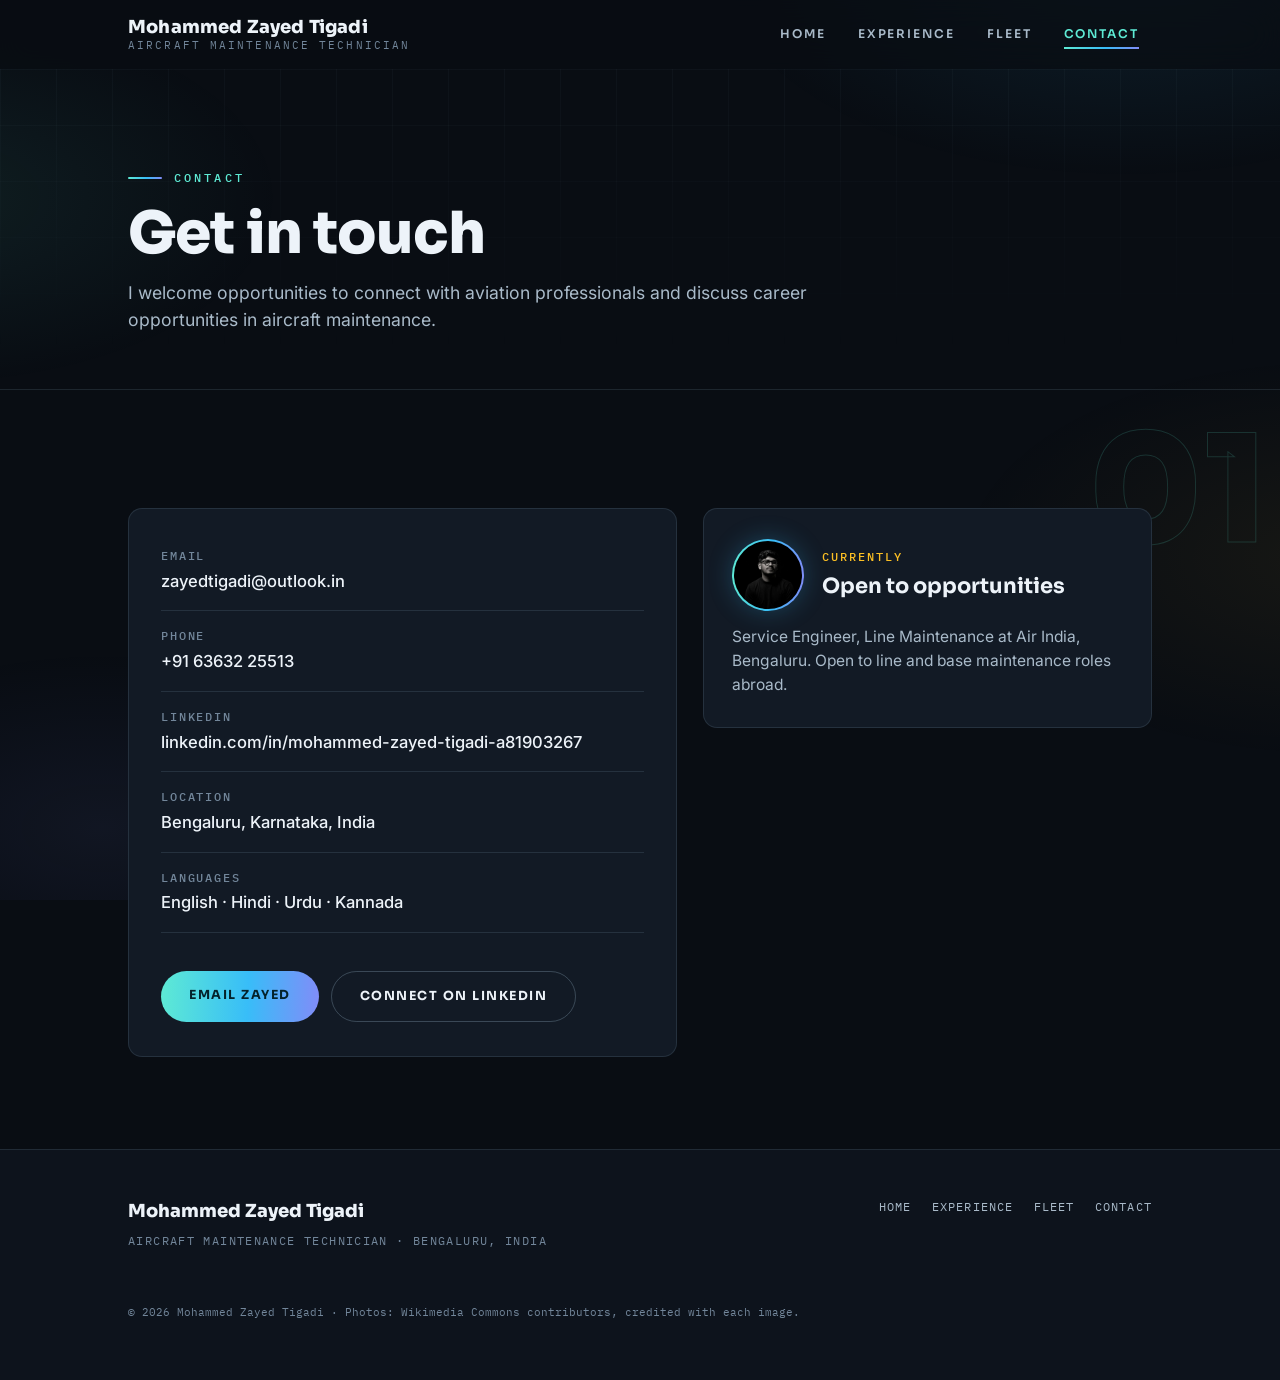
<file: 20-contact.html>
<!DOCTYPE html>
<html lang="en">
<head>
<meta charset="utf-8">
<meta name="viewport" content="width=device-width, initial-scale=1">
<title>Contact · Mohammed Zayed Tigadi</title>
<meta name="description" content="Contact Mohammed Zayed Tigadi, Aircraft Maintenance Technician, Bengaluru. Email, phone and LinkedIn.">
<link rel="icon" href="data:image/svg+xml,%3Csvg xmlns='http://www.w3.org/2000/svg' viewBox='0 0 64 64'%3E%3Crect width='64' height='64' rx='14' fill='%23090d13'/%3E%3Cpath d='M14 36 52 18 40 50 32 37z' fill='%235eead4'/%3E%3C/svg%3E">
<link rel="stylesheet" href="styles.css">
</head>
<body>

<nav class="nav" aria-label="Portfolio sections">
  <div class="nav-inner">
    <a class="brand" href="index.html">
      <span class="brand-name">Mohammed Zayed Tigadi</span>
      <span class="brand-sub">Aircraft Maintenance Technician</span>
    </a>
    <div class="nav-links">
      <a href="index.html">Home</a>
      <a href="experience.html">Experience</a>
      <a href="fleet.html">Fleet</a>
      <a href="contact.html" class="active">Contact</a>
    </div>
  </div>
</nav>

<header class="page-head" aria-label="Contact">
  <div class="ph-grid" aria-hidden="true"></div>
  <div class="wrap" style="position:relative">
    <div class="eyebrow">Contact</div>
    <h1>Get in touch</h1>
    <p class="lede">I welcome opportunities to connect with aviation professionals and discuss career opportunities in aircraft maintenance.</p>
  </div>
</header>

<main>

<section class="section tight" aria-label="Details">
  <div class="ghost" aria-hidden="true">01</div>
  <div class="wrap">
    <div class="contact-grid">
      <div class="contact-block reveal">
        <div class="cline">
          <span class="k">Email</span>
          <a href="mailto:zayedtigadi@outlook.in">zayedtigadi@outlook.in</a>
        </div>
        <div class="cline">
          <span class="k">Phone</span>
          <a href="tel:+916363225513">+91 63632 25513</a>
        </div>
        <div class="cline">
          <span class="k">LinkedIn</span>
          <a href="https://www.linkedin.com/in/mohammed-zayed-tigadi-a81903267" target="_blank" rel="noopener">linkedin.com/in/mohammed-zayed-tigadi-a81903267</a>
        </div>
        <div class="cline">
          <span class="k">Location</span>
          <span class="v">Bengaluru, Karnataka, India</span>
        </div>
        <div class="cline">
          <span class="k">Languages</span>
          <span class="v">English · Hindi · Urdu · Kannada</span>
        </div>
        <div class="cta-row">
          <a class="btn btn-dark" href="mailto:zayedtigadi@outlook.in">Email Zayed</a>
          <a class="btn btn-outline" href="https://www.linkedin.com/in/mohammed-zayed-tigadi-a81903267" target="_blank" rel="noopener">Connect on LinkedIn</a>
        </div>
      </div>
      <div class="card reveal">
        <div class="card-head">
          <div class="avatar"><img src="portrait.jpg" alt="Mohammed Zayed Tigadi"></div>
          <div>
            <div class="card-kicker">Currently</div>
            <h3 style="margin-bottom:0">Open to opportunities</h3>
          </div>
        </div>
        <p>Service Engineer, Line Maintenance at Air India, Bengaluru. Open to line and base maintenance roles abroad.</p>
      </div>
    </div>
  </div>
</section>

</main>

<footer class="footer">
  <div class="wrap footer-inner">
    <div>
      <div class="f-name">Mohammed Zayed Tigadi</div>
      <div class="f-sub">Aircraft Maintenance Technician · Bengaluru, India</div>
    </div>
    <div class="footer-links">
      <a href="index.html">Home</a>
      <a href="experience.html">Experience</a>
      <a href="fleet.html">Fleet</a>
      <a href="contact.html">Contact</a>
    </div>
    <div class="f-credit">© 2026 Mohammed Zayed Tigadi · Photos: Wikimedia Commons contributors, credited with each image.</div>
  </div>
</footer>

<script src="main.js"></script>
</body>
</html>
</file>
<file: styles.css>
/* Mohammed Zayed Tigadi · portfolio v5 · night-ops theme, Sora/Inter type */
/* Self-hosted fonts: Sora (display), Inter (body), IBM Plex Mono (data labels) */
@font-face { font-family:'Sora'; font-style:normal; font-weight:100 800; font-display:swap; src:url('sora-400.woff2') format('woff2'); }
@font-face { font-family:'Inter'; font-style:normal; font-weight:100 900; font-display:swap; src:url('inter-400.woff2') format('woff2'); }
@font-face { font-family:'IBM Plex Mono'; font-style:normal; font-weight:400; font-display:swap; src:url('ibm-plex-mono-400.woff2') format('woff2'); }
@font-face { font-family:'IBM Plex Mono'; font-style:normal; font-weight:500; font-display:swap; src:url('ibm-plex-mono-500.woff2') format('woff2'); }
@font-face { font-family:'IBM Plex Mono'; font-style:normal; font-weight:600; font-display:swap; src:url('ibm-plex-mono-600.woff2') format('woff2'); }


:root {
  --bg: #090d13;
  --bg-2: #0d131c;
  --panel: #121a25;
  --panel-2: #18222f;
  --line: rgba(148,178,199,.15);
  --line-strong: rgba(148,178,199,.3);
  --text: #edf3f9;
  --text-2: #a9bac9;
  --text-3: #72869a;
  --teal: #5eead4;
  --cyan: #38bdf8;
  --amber: #fbbf24;
  --orange: #fb923c;
  --night: #04070a;
  --grad: linear-gradient(92deg, #5eead4 0%, #38bdf8 55%, #818cf8 100%);
  --grad-warm: linear-gradient(92deg, #fbbf24 0%, #fb923c 100%);
  --radius: 14px;
  --maxw: 1080px;
}
* { margin: 0; padding: 0; box-sizing: border-box; }
html { scroll-behavior: smooth; }
body {
  font-family: 'Inter', -apple-system, BlinkMacSystemFont, 'Segoe UI', sans-serif;
  color: var(--text);
  background: var(--bg);
  line-height: 1.55;
  font-size: 16.5px;
  -webkit-font-smoothing: antialiased;
  overflow-x: hidden;
}
img { display: block; }
a { color: inherit; }
::selection { background: rgba(94,234,212,.35); }

/* Ambient aurora washes: keeps the night base from feeling flat */
body::before {
  content: ''; position: fixed; inset: 0; z-index: -1; pointer-events: none;
  background:
    radial-gradient(46% 34% at 88% -4%, rgba(56,189,248,.10), transparent 70%),
    radial-gradient(40% 30% at -6% 22%, rgba(94,234,212,.08), transparent 70%),
    radial-gradient(42% 32% at 104% 62%, rgba(251,191,36,.06), transparent 70%),
    radial-gradient(36% 28% at 8% 92%, rgba(129,140,248,.07), transparent 70%);
}

.mono { font-family: 'IBM Plex Mono', ui-monospace, monospace; }
.display { font-family: 'Sora', 'Inter', sans-serif; }
.grad-text {
  background: var(--grad);
  -webkit-background-clip: text; background-clip: text; color: transparent;
}
.grad-text-warm {
  background: var(--grad-warm);
  -webkit-background-clip: text; background-clip: text; color: transparent;
}

.wrap { max-width: var(--maxw); margin: 0 auto; padding: 0 28px; }

/* ---------- Reveal animation ---------- */
.reveal { opacity: 0; transform: translateY(30px); transition: opacity .8s cubic-bezier(.19,1,.22,1), transform .8s cubic-bezier(.19,1,.22,1); }
.reveal.in { opacity: 1; transform: none; }

/* ---------- Nav ---------- */
.nav {
  position: sticky; top: 0; z-index: 50;
  background: rgba(9,13,19,.72);
  backdrop-filter: blur(16px);
  -webkit-backdrop-filter: blur(16px);
  border-bottom: 1px solid transparent;
  transition: border-color .25s, background .25s;
}
.nav.scrolled { border-bottom-color: var(--line); background: rgba(9,13,19,.92); }
.nav-inner {
  max-width: var(--maxw); margin: 0 auto; padding: 0 28px;
  height: 68px; display: flex; align-items: center; justify-content: space-between; gap: 20px;
}
.brand { text-decoration: none; display: flex; flex-direction: column; line-height: 1.2; }
.brand .brand-name { font-family: 'Sora', 'Inter', sans-serif; font-size: 18px; font-weight: 800; letter-spacing: -.01em; color: var(--text); letter-spacing: .01em; }
.brand .brand-sub { font-family: 'IBM Plex Mono', monospace; font-size: 10.5px; letter-spacing: .2em; text-transform: uppercase; color: var(--text-3); }
.nav-links { display: flex; gap: 6px; }
.nav-links a {
  position: relative; text-decoration: none; font-family: 'Sora', 'Inter', sans-serif;
  font-size: 12px; font-weight: 600; letter-spacing: .16em; text-transform: uppercase;
  color: var(--text-2); padding: 9px 13px; transition: color .15s;
}
.nav-links a::after {
  content: ''; position: absolute; left: 13px; right: 13px; bottom: 3px; height: 2px;
  background: var(--grad); transform: scaleX(0); transform-origin: left; transition: transform .25s ease;
}
.nav-links a:hover { color: var(--text); }
.nav-links a:hover::after { transform: scaleX(.45); }
.nav-links a.active { color: var(--teal); }
.nav-links a.active::after { transform: scaleX(1); }

/* ---------- Hero ---------- */
.hero {
  position: relative; min-height: 94vh; display: flex; flex-direction: column;
  color: var(--text); overflow: hidden; background: var(--night);
}
.hero-bg {
  position: absolute; inset: -4% 0; width: 100%; height: 108%; object-fit: cover; object-position: 68% 55%;
  z-index: 0; transition: opacity .6s ease, filter .6s ease;
  animation: kenburns 34s ease-in-out infinite alternate;
  will-change: transform;
}
@keyframes kenburns { from { transform: scale(1); } to { transform: scale(1.09); } }
.hero-shade { z-index: 1; position: absolute; inset: 0; background: linear-gradient(180deg, rgba(4,7,10,.46) 0%, rgba(4,7,10,.38) 45%, rgba(9,13,19,.92) 88%, var(--bg) 100%); }
.hero-grid {
  position: absolute; inset: 0; pointer-events: none; z-index: 3;
  background-image: linear-gradient(rgba(148,178,199,.06) 1px, transparent 1px), linear-gradient(90deg, rgba(148,178,199,.06) 1px, transparent 1px);
  background-size: 56px 56px;
  mask-image: linear-gradient(180deg, rgba(0,0,0,.9), transparent 85%);
  -webkit-mask-image: linear-gradient(180deg, rgba(0,0,0,.9), transparent 85%);
}
.hero-glow {
  position: absolute; inset: 0; pointer-events: none; z-index: 4;
  background:
    radial-gradient(52% 42% at 74% 28%, rgba(94,234,212,.16), transparent 68%),
    radial-gradient(38% 30% at 60% 66%, rgba(56,189,248,.12), transparent 70%),
    radial-gradient(30% 26% at 18% 20%, rgba(251,191,36,.10), transparent 70%);
  animation: glowpulse 9s ease-in-out infinite alternate;
}
@keyframes glowpulse { from { opacity: .75; } to { opacity: 1; } }
.hero-inner {
  position: relative; max-width: var(--maxw); margin: auto auto 0; padding: 120px 28px 84px; width: 100%; z-index: 5;
}
.hero-anim { opacity: 0; animation: rise 1s cubic-bezier(.19,1,.22,1) forwards; }
.hero-anim.d1 { animation-delay: .1s; }
.hero-anim.d2 { animation-delay: .24s; }
.hero-anim.d3 { animation-delay: .4s; }
.hero-anim.d4 { animation-delay: .56s; }
@keyframes rise { from { opacity: 0; transform: translateY(30px); } to { opacity: 1; transform: none; } }
.eyebrow {
  font-family: 'IBM Plex Mono', monospace; font-size: 12px; letter-spacing: .26em;
  text-transform: uppercase; font-weight: 500; display: flex; align-items: center; gap: 12px;
}
.eyebrow::before { content: ''; width: 34px; height: 2px; background: var(--grad); display: inline-block; border-radius: 2px; }
.hero .eyebrow { color: var(--teal); margin-bottom: 22px; }
.hero-name {
  font-family: 'Sora', 'Inter', sans-serif; font-weight: 800; text-transform: uppercase;
  font-size: clamp(38px, 6.4vw, 74px); line-height: 1.02; letter-spacing: -.005em;
  max-width: 16ch; text-shadow: 0 2px 28px rgba(4,7,10,.65);
}
.status-pill {
  display: inline-flex; align-items: center; gap: 10px; margin-bottom: 22px;
  font-family: 'Sora', 'Inter', sans-serif; font-size: 12.5px; font-weight: 600; letter-spacing: .12em; text-transform: uppercase;
  color: var(--teal); background: rgba(94,234,212,.08); border: 1px solid rgba(94,234,212,.35);
  border-radius: 999px; padding: 9px 18px; backdrop-filter: blur(6px);
}
.status-dot {
  width: 8px; height: 8px; border-radius: 50%; background: var(--teal); flex: none;
  box-shadow: 0 0 0 0 rgba(94,234,212,.55); animation: pulse 2.2s ease-out infinite;
}
@keyframes pulse { 0% { box-shadow: 0 0 0 0 rgba(94,234,212,.55); } 70% { box-shadow: 0 0 0 11px rgba(94,234,212,0); } 100% { box-shadow: 0 0 0 0 rgba(94,234,212,0); } }
.hero-headline {
  margin-top: 18px; font-family: 'Sora', 'Inter', sans-serif; font-weight: 600;
  font-size: clamp(19px, 2.4vw, 26px); letter-spacing: .01em;
  display: flex; align-items: center; gap: 13px; text-shadow: 0 1px 12px rgba(4,7,10,.6);
}
.hero-headline::before {
  content: ''; width: 10px; height: 10px; background: var(--amber);
  box-shadow: 0 0 16px rgba(251,191,36,.9); flex: none;
}
.hero-role { margin-top: 20px; font-size: 17.5px; color: rgba(237,243,249,.94); max-width: 60ch; text-shadow: 0 1px 10px rgba(4,7,10,.7); }
.chips { display: flex; flex-wrap: wrap; gap: 10px; margin-top: 30px; }
.chip {
  font-family: 'IBM Plex Mono', monospace; font-size: 12px; font-weight: 500; letter-spacing: .1em; text-transform: uppercase;
  padding: 9px 15px; border-radius: 6px;
  border: 1px solid var(--line-strong); color: var(--text); background: rgba(9,13,19,.5);
  backdrop-filter: blur(6px); transition: border-color .2s, background .2s, transform .2s, box-shadow .2s;
}
.chip:hover { border-color: var(--teal); background: rgba(18,26,37,.75); transform: translateY(-1px); box-shadow: 0 6px 18px rgba(94,234,212,.16); }
.cta-row { display: flex; flex-wrap: wrap; gap: 12px; margin-top: 38px; }
.btn {
  display: inline-block; text-decoration: none;
  font-family: 'Sora', 'Inter', sans-serif; font-size: 12.5px; font-weight: 700; letter-spacing: .12em; text-transform: uppercase;
  padding: 15px 28px; border-radius: 999px; transition: transform .15s, box-shadow .15s, background .15s, border-color .15s;
}
.btn:hover { transform: translateY(-2px); }
.btn:active { transform: translateY(0); }
.btn-primary {
  background: linear-gradient(92deg, #5eead4 0%, #38bdf8 100%);
  color: #04222b; box-shadow: 0 10px 32px rgba(56,189,248,.3);
}
.btn-primary:hover { box-shadow: 0 14px 40px rgba(94,234,212,.45); }
.btn-ghost { border: 1px solid var(--line-strong); color: var(--text); }
.btn-ghost:hover { border-color: var(--teal); background: rgba(94,234,212,.09); }
.hero-credit { position: absolute; right: 14px; bottom: 56px; z-index: 5; font-family: 'IBM Plex Mono', monospace; font-size: 10.5px; color: rgba(237,243,249,.45); }

/* Ticker */
.ticker {
  position: relative; z-index: 5; border-top: 1px solid var(--line);
  background: rgba(4,7,10,.62); backdrop-filter: blur(6px);
  overflow: hidden; padding: 13px 0;
}
.ticker-track { display: flex; width: max-content; animation: tick 30s linear infinite; }
.ticker:hover .ticker-track { animation-play-state: paused; }
.ticker-seq { display: flex; gap: 44px; padding-right: 44px; white-space: nowrap; }
.ticker-seq span { font-family: 'IBM Plex Mono', monospace; font-size: 12px; font-weight: 500; letter-spacing: .18em; text-transform: uppercase; color: var(--text-3); }
.ticker-seq span.hl { color: var(--teal); }
.ticker-seq span.warm { color: var(--amber); }
@keyframes tick { to { transform: translateX(-50%); } }

/* ---------- Sections ---------- */
.section { padding: 92px 0; position: relative; }
.section.tight { padding: 68px 0; }
.section.alt { background: linear-gradient(180deg, var(--bg-2), #0b111a 60%, var(--bg-2)); border-top: 1px solid var(--line); border-bottom: 1px solid var(--line); }
.section-eyebrow {
  font-family: 'IBM Plex Mono', monospace; font-size: 12px; letter-spacing: .26em; text-transform: uppercase;
  font-weight: 500; color: var(--teal); margin-bottom: 16px; display: flex; align-items: center; gap: 12px;
}
.section-eyebrow::before { content: ''; width: 28px; height: 2px; background: var(--grad); display: inline-block; border-radius: 2px; }
h2.title { font-family: 'Sora', 'Inter', sans-serif; font-weight: 800; letter-spacing: -.015em; font-size: clamp(28px, 3.8vw, 40px); line-height: 1.08; letter-spacing: -.01em; color: var(--text); }
.lede { margin-top: 16px; font-size: 17.5px; color: var(--text-2); max-width: 68ch; }
.prose p { margin-top: 16px; color: var(--text-2); max-width: 70ch; }
.prose p:first-child { margin-top: 0; }
.ghost {
  position: absolute; top: 26px; right: 12px; font-family: 'Sora', 'Inter', sans-serif; font-weight: 800;
  font-size: clamp(90px, 12vw, 150px); line-height: 1; color: transparent;
  -webkit-text-stroke: 1px rgba(94,234,212,.16); pointer-events: none; user-select: none;
}

/* Stat band */
.stats { display: grid; grid-template-columns: repeat(4, 1fr); gap: 22px; margin-top: 46px; }
.stat {
  position: relative; background: var(--panel); border: 1px solid var(--line); border-radius: var(--radius);
  padding: 26px 24px 22px; overflow: hidden;
  transition: transform .25s ease, border-color .25s ease, box-shadow .25s ease;
}
.stat::before {
  content: ''; position: absolute; left: 0; top: 0; bottom: 0; width: 3px;
  background: var(--grad); opacity: .9;
}
.stat:hover { transform: translateY(-4px); border-color: rgba(94,234,212,.4); box-shadow: 0 16px 36px rgba(0,0,0,.4); }
.stat-num {
  font-family: 'Sora', 'Inter', sans-serif; font-weight: 800; font-size: clamp(34px, 4vw, 46px); line-height: 1;
  background: var(--grad); -webkit-background-clip: text; background-clip: text; color: transparent;
}
.stat-num .suffix { font-size: .55em; }
.stat-label { margin-top: 10px; font-family: 'IBM Plex Mono', monospace; font-size: 11.5px; font-weight: 500; letter-spacing: .14em; text-transform: uppercase; color: var(--text-2); }
.stat-sub { margin-top: 6px; font-size: 13px; color: var(--text-3); }

/* Portrait (user's own photo) */
.profile-split { display: grid; grid-template-columns: 330px 1fr; gap: 48px; align-items: center; margin-top: 44px; }
.portrait-wrap { position: relative; }
.portrait-wrap::before {
  content: ''; position: absolute; inset: -14%; z-index: 0; pointer-events: none;
  background: radial-gradient(52% 52% at 50% 42%, rgba(94,234,212,.22), transparent 70%);
}
.portrait-frame {
  position: relative; z-index: 1; border-radius: 18px; padding: 3px;
  background: var(--grad);
  box-shadow: 0 24px 60px rgba(0,0,0,.55), 0 0 42px rgba(56,189,248,.18);
}
.portrait-frame img { width: 100%; display: block; border-radius: 15px; }
.portrait-tag {
  position: absolute; left: 16px; bottom: 16px; z-index: 2;
  font-family: 'IBM Plex Mono', monospace; font-size: 11px; font-weight: 600; letter-spacing: .14em; text-transform: uppercase;
  color: var(--text); background: rgba(4,7,10,.72); border: 1px solid var(--line-strong);
  backdrop-filter: blur(6px); border-radius: 6px; padding: 7px 12px;
}
.avatar {
  width: 72px; height: 72px; border-radius: 50%; overflow: hidden; flex: none;
  border: 2px solid transparent;
  background: var(--grad) border-box;
  box-shadow: 0 0 24px rgba(56,189,248,.25);
}
.avatar img { width: 100%; height: 100%; object-fit: cover; object-position: 50% 28%; }
.card-head { display: flex; gap: 18px; align-items: center; margin-bottom: 14px; }
.card-head .card-kicker { margin-bottom: 4px; }

/* Cards */
.card-grid { display: grid; grid-template-columns: repeat(3, 1fr); gap: 22px; margin-top: 48px; }
.card-grid.two { grid-template-columns: repeat(2, 1fr); }
.card {
  background: var(--panel); border: 1px solid var(--line); border-radius: var(--radius);
  padding: 30px 28px; position: relative; overflow: hidden;
  transition: transform .25s ease, box-shadow .25s ease, border-color .25s ease;
}
.card::after {
  content: ''; position: absolute; inset: 0; pointer-events: none; opacity: 0; transition: opacity .25s;
  background: radial-gradient(60% 46% at 50% 0%, rgba(94,234,212,.12), transparent 70%);
}
.card:hover { transform: translateY(-5px); box-shadow: 0 20px 44px rgba(0,0,0,.45); border-color: rgba(94,234,212,.45); }
.card:hover::after { opacity: 1; }
.card h3 { font-family: 'Sora', 'Inter', sans-serif; font-size: 21px; font-weight: 700; margin-bottom: 12px; color: var(--text); }
.card p { color: var(--text-2); font-size: 15.5px; }
.card-kicker { font-family: 'IBM Plex Mono', monospace; font-size: 11.5px; letter-spacing: .18em; text-transform: uppercase; font-weight: 500; color: var(--amber); margin-bottom: 12px; }

/* Page head */
.page-head { padding: 100px 0 56px; border-bottom: 1px solid var(--line); position: relative; overflow: hidden; }
.page-head.has-img { color: var(--text); border-bottom: none; min-height: 48vh; display: flex; align-items: flex-end; }
.page-head .ph-bg { position: absolute; inset: 0; width: 100%; height: 100%; object-fit: cover; }
.page-head .ph-shade { position: absolute; inset: 0; background: linear-gradient(180deg, rgba(4,7,10,.45) 0%, rgba(9,13,19,.9) 90%, var(--bg) 100%); }
.page-head .ph-inner { position: relative; width: 100%; }
.page-head .eyebrow { color: var(--teal); margin-bottom: 16px; }
.page-head h1 { font-family: 'Sora', 'Inter', sans-serif; font-weight: 800; font-size: clamp(38px, 5.4vw, 58px); line-height: 1.02; letter-spacing: -.015em; color: var(--text); }
.page-head .lede { max-width: 66ch; }
.page-head .ph-credit { position: absolute; right: 14px; bottom: 10px; font-family: 'IBM Plex Mono', monospace; font-size: 10.5px; color: rgba(237,243,249,.45); }
.page-head .ph-grid {
  position: absolute; inset: 0; pointer-events: none;
  background-image: linear-gradient(rgba(148,178,199,.05) 1px, transparent 1px), linear-gradient(90deg, rgba(148,178,199,.05) 1px, transparent 1px);
  background-size: 56px 56px;
  mask-image: linear-gradient(180deg, rgba(0,0,0,.8), transparent 90%);
  -webkit-mask-image: linear-gradient(180deg, rgba(0,0,0,.8), transparent 90%);
}

/* Timeline: glowing rail with nodes */
.timeline { margin-top: 52px; position: relative; padding-left: 34px; }
.timeline::before {
  content: ''; position: absolute; left: 7px; top: 8px; bottom: 8px; width: 2px;
  background: linear-gradient(180deg, var(--teal), var(--cyan) 55%, rgba(129,140,248,.5));
  border-radius: 2px; opacity: .8;
}
.tl-item { position: relative; padding: 30px 0 34px; border-bottom: 1px solid var(--line); }
.tl-item:last-child { border-bottom: none; }
.tl-item::before {
  content: ''; position: absolute; left: -32px; top: 40px; width: 12px; height: 12px; border-radius: 50%;
  background: var(--bg); border: 2.5px solid var(--teal);
  box-shadow: 0 0 14px rgba(94,234,212,.75);
}
.tl-item.warm::before { border-color: var(--amber); box-shadow: 0 0 14px rgba(251,191,36,.75); }
.tl-when { font-family: 'IBM Plex Mono', monospace; font-size: 12.5px; font-weight: 500; letter-spacing: .08em; text-transform: uppercase; color: var(--text-3); }
.tl-when .current {
  display: inline-block; margin-left: 10px; font-size: 11px; font-weight: 600; letter-spacing: .12em;
  color: #04222b; background: var(--grad-warm);
  border-radius: 4px; padding: 4px 10px; text-transform: uppercase;
  box-shadow: 0 4px 14px rgba(251,191,36,.35);
}
.tl-body { margin-top: 10px; }
.tl-body h3 { font-family: 'Sora', 'Inter', sans-serif; font-size: 24px; font-weight: 600; color: var(--text); }
.tl-org { margin-top: 6px; font-family: 'IBM Plex Mono', monospace; font-size: 13px; font-weight: 500; letter-spacing: .06em; color: var(--teal); }
.tl-body p { margin-top: 14px; color: var(--text-2); font-size: 15.5px; max-width: 68ch; }
.tl-points { margin: 14px 0 0; padding: 0; list-style: none; max-width: 68ch; }
.tl-points li { position: relative; padding: 6px 0 6px 22px; color: var(--text-2); font-size: 15px; }
.tl-points li::before { content: ''; position: absolute; left: 2px; top: 14px; width: 7px; height: 7px; background: var(--grad); border-radius: 2px; }

/* Facts */
.facts { margin-top: 46px; border-top: 1px solid var(--line); }
.fact { display: grid; grid-template-columns: 220px 1fr; gap: 24px; padding: 21px 0; border-bottom: 1px solid var(--line); }
.fact dt { font-family: 'IBM Plex Mono', monospace; font-size: 12px; font-weight: 500; letter-spacing: .16em; text-transform: uppercase; color: var(--text-3); padding-top: 3px; }
.fact dd { font-size: 16px; color: var(--text); }

/* Bullets */
.bullets { margin-top: 32px; list-style: none; }
.bullets li { position: relative; padding: 11px 0 11px 30px; color: var(--text-2); border-bottom: 1px dashed var(--line); }
.bullets li:last-child { border-bottom: none; }
.bullets li::before { content: ''; position: absolute; left: 2px; top: 20px; width: 8px; height: 8px; background: var(--grad); border-radius: 2px; }

/* Tags */
.tags { display: flex; flex-wrap: wrap; gap: 10px; margin-top: 32px; }
.tag {
  font-family: 'IBM Plex Mono', monospace; font-size: 12.5px; font-weight: 500; letter-spacing: .04em;
  color: var(--text); background: var(--panel);
  border: 1px solid var(--line); border-radius: 6px; padding: 10px 16px;
  transition: border-color .18s, transform .18s, background .18s, box-shadow .18s;
}
.tag:hover { border-color: var(--teal); transform: translateY(-2px); background: var(--panel-2); box-shadow: 0 8px 20px rgba(94,234,212,.14); }

/* Fleet */
.fleet-grid { display: grid; grid-template-columns: repeat(2, 1fr); gap: 26px; margin-top: 52px; }
.fleet-card {
  background: var(--panel); border: 1px solid var(--line); border-radius: var(--radius); overflow: hidden;
  transition: transform .28s ease, box-shadow .28s ease, border-color .28s ease;
}
.fleet-card:hover { transform: translateY(-5px); box-shadow: 0 22px 48px rgba(0,0,0,.5); border-color: rgba(94,234,212,.45); }
.fleet-card.feature { grid-column: 1 / -1; }
.fleet-card .imgwrap { overflow: hidden; position: relative; }
.fleet-card .imgwrap::after { content: ''; position: absolute; inset: 0; background: linear-gradient(180deg, transparent 55%, rgba(9,13,19,.6)); }
.fleet-card img { width: 100%; aspect-ratio: 16 / 9; object-fit: cover; transition: transform .7s cubic-bezier(.19,1,.22,1); }
.fleet-card.feature img { aspect-ratio: 21 / 9; }
.fleet-card:hover img { transform: scale(1.05); }
.fleet-body { padding: 24px 26px 26px; }
.fleet-tags { display: flex; gap: 8px; margin-bottom: 14px; flex-wrap: wrap; }
.fleet-tags span { font-family: 'IBM Plex Mono', monospace; font-size: 11px; font-weight: 600; letter-spacing: .12em; text-transform: uppercase; border-radius: 4px; padding: 5px 11px; }
.fleet-tags .fam { color: #04222b; background: var(--grad); }
.fleet-tags .eng { color: var(--amber); background: rgba(251,191,36,.1); border: 1px solid rgba(251,191,36,.35); }
.fleet-tags .scope { color: var(--text-2); background: var(--panel-2); border: 1px solid var(--line); }
.fleet-body h3 { font-family: 'Sora', 'Inter', sans-serif; font-size: 23px; font-weight: 700; color: var(--text); }
.fleet-body p { margin-top: 10px; color: var(--text-2); font-size: 15px; }
.fleet-specs { margin: 16px 0 0; padding: 0; list-style: none; border-top: 1px dashed var(--line); }
.fleet-specs li {
  display: grid; grid-template-columns: 130px 1fr; gap: 14px; padding: 9px 0;
  border-bottom: 1px dashed var(--line); font-size: 14px; color: var(--text-2);
}
.fleet-specs li:last-child { border-bottom: none; }
.fleet-specs .sk { font-family: 'IBM Plex Mono', monospace; font-size: 11px; font-weight: 500; letter-spacing: .12em; text-transform: uppercase; color: var(--text-3); padding-top: 2px; }
.fleet-credit { margin-top: 16px; font-family: 'IBM Plex Mono', monospace; font-size: 10.5px; color: var(--text-3); }

/* Engine cards */
.engine-grid { display: grid; grid-template-columns: repeat(3, 1fr); gap: 22px; margin-top: 48px; }
.engine-card {
  position: relative; background: var(--panel); border: 1px solid var(--line); border-radius: var(--radius);
  padding: 26px 24px; overflow: hidden;
  transition: transform .25s ease, box-shadow .25s ease, border-color .25s ease;
}
.engine-card::before {
  content: ''; position: absolute; top: 0; left: 0; right: 0; height: 3px; background: var(--grad); opacity: .85;
}
.engine-card.piston::before { background: var(--grad-warm); }
.engine-card:hover { transform: translateY(-4px); border-color: rgba(94,234,212,.4); box-shadow: 0 18px 40px rgba(0,0,0,.45); }
.engine-card.piston:hover { border-color: rgba(251,191,36,.45); }
.engine-name { font-family: 'Sora', 'Inter', sans-serif; font-size: 20px; font-weight: 700; color: var(--text); }
.engine-type { margin-top: 6px; font-family: 'IBM Plex Mono', monospace; font-size: 11px; font-weight: 600; letter-spacing: .14em; text-transform: uppercase; color: var(--cyan); }
.engine-card.piston .engine-type { color: var(--amber); }
.engine-card p { margin-top: 12px; color: var(--text-2); font-size: 14.5px; }
.engine-meta { margin-top: 14px; font-family: 'IBM Plex Mono', monospace; font-size: 11.5px; color: var(--text-3); letter-spacing: .05em; }

/* Photo strip */
.strip { display: flex; gap: 16px; overflow-x: auto; padding: 6px 4px 18px; margin-top: 44px; scrollbar-width: thin; }
.strip figure { flex: 0 0 320px; }
.strip .imgwrap { overflow: hidden; border-radius: 10px; border: 1px solid var(--line); }
.strip img { width: 320px; height: 210px; object-fit: cover; transition: transform .5s cubic-bezier(.19,1,.22,1); }
.strip figure:hover img { transform: scale(1.06); }
.strip figcaption { margin-top: 10px; font-family: 'IBM Plex Mono', monospace; font-size: 11.5px; letter-spacing: .08em; text-transform: uppercase; color: var(--text-3); }

/* Banner */
.banner { margin-top: 50px; border-radius: var(--radius); overflow: hidden; position: relative; border: 1px solid var(--line); }
.banner img { width: 100%; aspect-ratio: 21 / 9; object-fit: cover; }
.banner .banner-credit { position: absolute; right: 12px; bottom: 8px; font-family: 'IBM Plex Mono', monospace; font-size: 10.5px; color: rgba(237,243,249,.55); text-shadow: 0 1px 4px rgba(0,0,0,.6); }

/* Contact */
.contact-grid { display: grid; grid-template-columns: 1.1fr .9fr; gap: 26px; margin-top: 50px; align-items: start; }
.contact-block { border: 1px solid var(--line); border-radius: var(--radius); padding: 34px 32px; background: var(--panel); }
.cline { display: flex; flex-direction: column; gap: 4px; padding: 16px 0; border-bottom: 1px solid var(--line); }
.cline:first-child { padding-top: 4px; }
.cline .k { font-family: 'IBM Plex Mono', monospace; font-size: 11.5px; font-weight: 500; letter-spacing: .16em; text-transform: uppercase; color: var(--text-3); }
.cline a, .cline .v { font-size: 16.5px; font-weight: 500; text-decoration: none; color: var(--text); overflow-wrap: anywhere; }
.cline a:hover { color: var(--teal); }
.btn-dark { background: var(--grad); color: #04222b; border: none; }
.btn-dark:hover { box-shadow: 0 12px 30px rgba(56,189,248,.35); }
.btn-outline { border: 1px solid var(--line-strong); color: var(--text); }
.btn-outline:hover { border-color: var(--teal); background: rgba(94,234,212,.09); }

/* Callout */
.callout { border-left: 3px solid var(--amber); background: var(--panel); border-radius: 0 var(--radius) var(--radius) 0; padding: 28px 30px; margin-top: 44px; }
.callout p { color: var(--text-2); font-size: 15.5px; }
.callout .callout-title { font-weight: 700; color: var(--text); margin-bottom: 8px; font-size: 15.5px; font-family: 'Sora', 'Inter', sans-serif; }

/* Education */
.edu-item { padding: 19px 0; border-bottom: 1px solid var(--line); }
.edu-item:last-child { border-bottom: none; }
.edu-name { font-weight: 600; font-size: 16.5px; color: var(--text); }
.edu-detail { margin-top: 4px; font-family: 'IBM Plex Mono', monospace; font-size: 13px; color: var(--text-2); }

/* Footer */
.footer { border-top: 1px solid var(--line); padding: 48px 0 60px; margin-top: 24px; background: var(--bg-2); }
.footer-inner { display: flex; justify-content: space-between; align-items: flex-start; gap: 24px; flex-wrap: wrap; }
.footer .f-name { font-family: 'Sora', 'Inter', sans-serif; font-size: 18px; font-weight: 800; color: var(--text); }
.footer .f-sub { font-family: 'IBM Plex Mono', monospace; font-size: 11.5px; letter-spacing: .12em; text-transform: uppercase; color: var(--text-3); margin-top: 6px; }
.footer-links { display: flex; gap: 20px; }
.footer-links a { font-family: 'IBM Plex Mono', monospace; font-size: 12px; letter-spacing: .1em; text-transform: uppercase; color: var(--text-2); text-decoration: none; }
.footer-links a:hover { color: var(--teal); }
.f-credit { width: 100%; font-family: 'IBM Plex Mono', monospace; font-size: 10.5px; color: var(--text-3); margin-top: 30px; }

/* 3D hero */
.hero-canvas { position: absolute; inset: 0; width: 100%; height: 100%; z-index: 2; pointer-events: none; }
.hero.has-3d .hero-bg { opacity: .14; filter: blur(3px); }

/* Reduced motion */
@media (prefers-reduced-motion: reduce) {
  html { scroll-behavior: auto; }
  .hero-bg, .hero-glow { animation: none; }
  .hero-anim { opacity: 1; animation: none; }
  .reveal { opacity: 1; transform: none; transition: none; }
  .ticker-track { animation: none; }
  * { transition-duration: .01ms !important; }
}

/* ---------- Responsive ---------- */
@media (max-width: 900px) {
  .profile-split { grid-template-columns: 1fr; gap: 32px; }
  .portrait-wrap { max-width: 340px; }
  .card-grid, .card-grid.two { grid-template-columns: 1fr; }
  .engine-grid { grid-template-columns: 1fr; }
  .stats { grid-template-columns: repeat(2, 1fr); }
  .fleet-grid { grid-template-columns: 1fr; }
  .contact-grid { grid-template-columns: 1fr; }
  .tl-body { grid-template-columns: 1fr; }
  .fact { grid-template-columns: 1fr; gap: 4px; }
  .banner img { aspect-ratio: 16 / 9; }
  .ghost { display: none; }
}
@media (max-width: 640px) {
  .nav-inner { height: auto; flex-direction: column; align-items: flex-start; padding: 14px 20px; gap: 10px; }
  .nav-links { flex-wrap: wrap; }
  .nav-links a { padding: 6px 8px; font-size: 11.5px; }
  .wrap { padding: 0 20px; }
  .hero { min-height: 96vh; }
  .hero-inner { padding: 84px 20px 64px; }
  .hero-bg { object-position: 74% 50%; }
  .section { padding: 64px 0; }
  .page-head { padding: 64px 0 40px; }
  .strip figure { flex-basis: 260px; }
  .strip img { width: 260px; height: 172px; }
  .hero-credit { bottom: 64px; }
  .stats { grid-template-columns: 1fr; }
  .fleet-specs li { grid-template-columns: 1fr; gap: 2px; }
}
</file>
